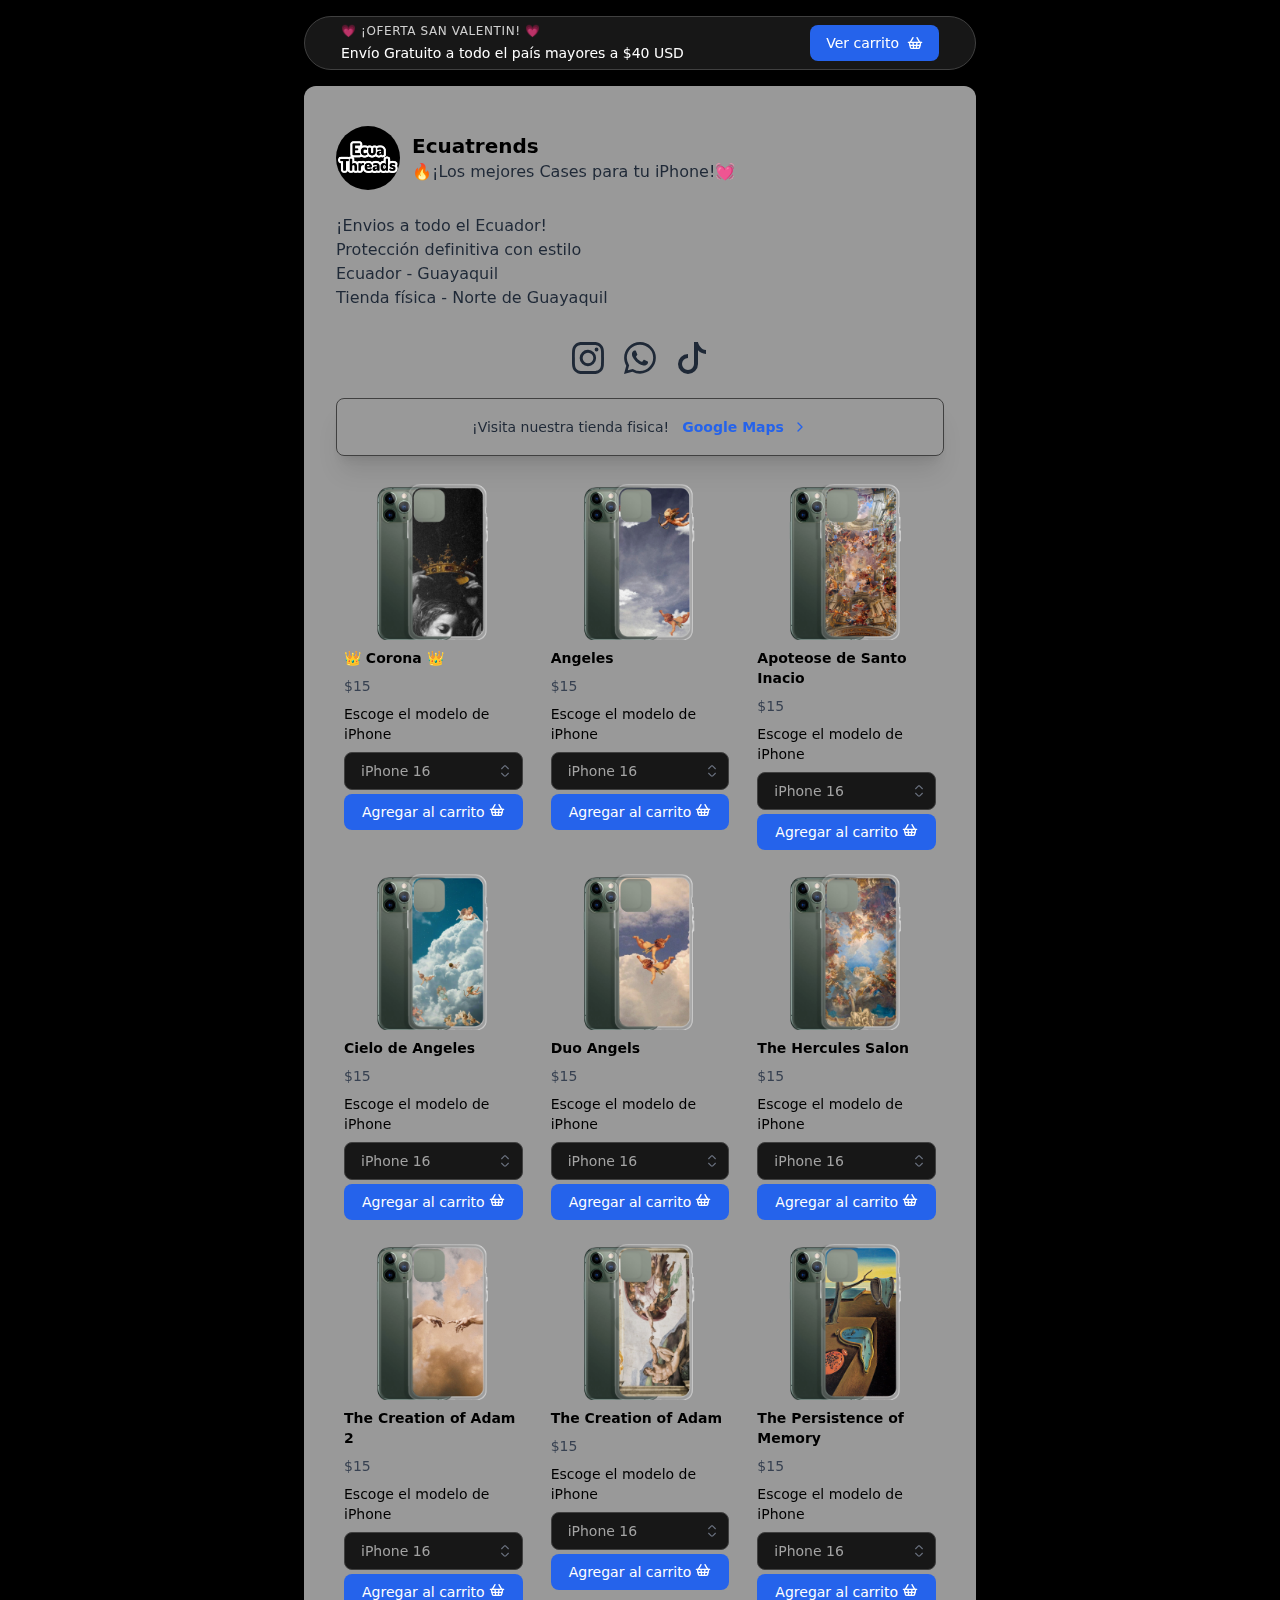
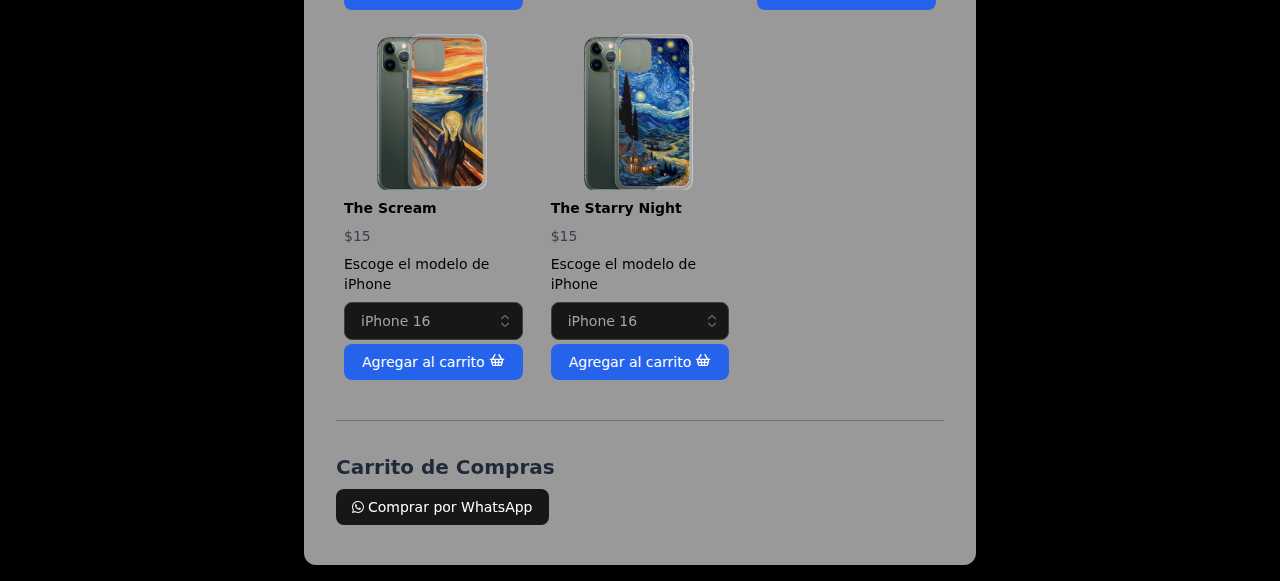
<file: ecua.html>
<!DOCTYPE html>
<html lang="es">
<head>
  <meta charset="UTF-8">
  <meta name="viewport" content="width=device-width, initial-scale=1.0">
  <title>Carrito de Productos</title>
  <link rel="stylesheet" href="./Sweetie_files/main.min.css">
  <style>
    .cart { margin-top: 20px; }
    button { padding: 10px; background-color: #4CAF50; color: white; border: none; cursor: pointer; }
    button:hover { background-color: #45a049; }
  </style>
</head>





<body style="background: black;">


   <!-- Announcement Banner -->

   <div class="sticky top-0 inset-x-0 flex flex-wrap md:justify-start md:flex-nowrap z-50 w-full text-sm">
     <!-- Grid -->
     <div class="grid grid-flow-col justify-end md:grid-cols-2 md:justify-between md:items-center gap-2 mt-4 relative max-w-2xl w-full border border-gray-200 rounded-[2rem] mx-5 py-2.5 md:flex md:items-center md:justify-between md:py-0 md:px-4 md:mx-auto bg-neutral-900 border-neutral-700">
       <div class="text-center md:text-start">
         <p class="px-4 md:px-5 text-xs text-white/80 uppercase tracking-wider">
            💗 ¡Oferta San Valentin! 💗
         </p>
         <p class="px-4 md:px-5 mt-1 text-white font-medium">
            Envío Gratuito a todo el país mayores a $40 USD 
         </p>
       </div>
       <!-- End Col -->
 
       <div class="text-center md:text-start md:flex md:justify-end md:items-center">
         <button type="button"  onclick="document.getElementById('carrito').scrollIntoView({ behavior: 'smooth' })" class="py-2 m-2 mx-5 px-4 inline-flex items-center gap-x-2 text-sm font-medium rounded-lg border border-transparent bg-blue-600 text-white hover:bg-blue-700 focus:outline-none focus:bg-blue-700 disabled:opacity-50 disabled:pointer-events-none">
            Ver carrito
            <svg class="shrink-0 size-4" xmlns="http://www.w3.org/2000/svg" width="24" height="24" viewBox="0 0 24 24" fill="none" stroke="currentColor" stroke-width="2" stroke-linecap="round" stroke-linejoin="round">
               <path d="m5 11 4-7"></path>
               <path d="m19 11-4-7"></path>
               <path d="M2 11h20"></path>
               <path d="m3.5 11 1.6 7.4a2 2 0 0 0 2 1.6h9.8c.9 0 1.8-.7 2-1.6l1.7-7.4"></path>
               <path d="m9 11 1 9"></path>
               <path d="M4.5 15.5h15"></path>
               <path d="m15 11-1 9"></path>
            </svg>
         </button>
       </div>
       <!-- End Col -->
     </div>
     <!-- End Grid -->
   </div>



  <div class="mt-4 mb-4 mx-5">
    <div class="backdrop-blur-lg bg-white/60 shadow-xl rounded-xl border-gray-200 max-w-2xl mx-auto pt-10 pb-10 md:pt-10 px-4 sm:px-6 lg:px-8">
      <!-- Profile -->
      <div class="flex items-center gap-x-3">
        <div class="shrink-0">
           <img class="shrink-0 size-16 rounded-full" src="./Sweetie_files/digital marketing logo abstract gradient (500 x 100 px) (500 x 500 px) (1).png" alt="Avatar">
        </div>
        <div class="grow">
           <h1 class="text-xl font-bold text-black ">
              Ecuatrends
           </h1>
           <p class="text-base text-gray-800">
              🔥¡Los mejores Cases para tu iPhone!💓 
           </p>
        </div>
     </div>
     <!-- End Profile -->
      <!-- About -->
      <div class="mt-6">
        <p class="text-base text-gray-800">
           ¡Envios a todo el Ecuador!<br>Protección definitiva con estilo<br>Ecuador - Guayaquil<br>Tienda física - Norte de Guayaquil
        </p>
        <div class="flex justify-center mt-6 space-x-1">
           <a class="inline-flex justify-center items-center size-12 text-sm font-semibold rounded-lg  text-gray-800 hover:bg-gray-100 focus:outline-none focus:bg-gray-100 disabled:opacity-50 disabled:pointer-events-none" href="https://www.instagram.com/sweetiecuddle_shop/" target="_parent">
              <svg class="shrink-0 size-8" xmlns="http://www.w3.org/2000/svg" width="16" height="16" fill="currentColor" viewBox="0 0 16 16">
                 <path d="M8 0C5.829 0 5.556.01 4.703.048 3.85.088 3.269.222 2.76.42a3.9 3.9 0 0 0-1.417.923A3.9 3.9 0 0 0 .42 2.76C.222 3.268.087 3.85.048 4.7.01 5.555 0 5.827 0 8.001c0 2.172.01 2.444.048 3.297.04.852.174 1.433.372 1.942.205.526.478.972.923 1.417.444.445.89.719 1.416.923.51.198 1.09.333 1.942.372C5.555 15.99 5.827 16 8 16s2.444-.01 3.298-.048c.851-.04 1.434-.174 1.943-.372a3.9 3.9 0 0 0 1.416-.923c.445-.445.718-.891.923-1.417.197-.509.332-1.09.372-1.942C15.99 10.445 16 10.173 16 8s-.01-2.445-.048-3.299c-.04-.851-.175-1.433-.372-1.941a3.9 3.9 0 0 0-.923-1.417A3.9 3.9 0 0 0 13.24.42c-.51-.198-1.092-.333-1.943-.372C10.443.01 10.172 0 7.998 0zm-.717 1.442h.718c2.136 0 2.389.007 3.232.046.78.035 1.204.166 1.486.275.373.145.64.319.92.599s.453.546.598.92c.11.281.24.705.275 1.485.039.843.047 1.096.047 3.231s-.008 2.389-.047 3.232c-.035.78-.166 1.203-.275 1.485a2.5 2.5 0 0 1-.599.919c-.28.28-.546.453-.92.598-.28.11-.704.24-1.485.276-.843.038-1.096.047-3.232.047s-2.39-.009-3.233-.047c-.78-.036-1.203-.166-1.485-.276a2.5 2.5 0 0 1-.92-.598 2.5 2.5 0 0 1-.6-.92c-.109-.281-.24-.705-.275-1.485-.038-.843-.046-1.096-.046-3.233s.008-2.388.046-3.231c.036-.78.166-1.204.276-1.486.145-.373.319-.64.599-.92s.546-.453.92-.598c.282-.11.705-.24 1.485-.276.738-.034 1.024-.044 2.515-.045zm4.988 1.328a.96.96 0 1 0 0 1.92.96.96 0 0 0 0-1.92m-4.27 1.122a4.109 4.109 0 1 0 0 8.217 4.109 4.109 0 0 0 0-8.217m0 1.441a2.667 2.667 0 1 1 0 5.334 2.667 2.667 0 0 1 0-5.334"></path>
              </svg>
           </a>
           <a class="inline-flex justify-center items-center size-12 text-sm font-semibold rounded-lg  text-gray-800 hover:bg-gray-100 focus:outline-none focus:bg-gray-100 disabled:opacity-50 disabled:pointer-events-none" href="https://api.whatsapp.com/send?phone=5930995972586" target="_parent">
              <svg class="shrink-0 size-8" xmlns="http://www.w3.org/2000/svg" width="16" height="16" fill="currentColor" viewBox="0 0 16 16">
                 <path d="M13.601 2.326A7.85 7.85 0 0 0 7.994 0C3.627 0 .068 3.558.064 7.926c0 1.399.366 2.76 1.057 3.965L0 16l4.204-1.102a7.9 7.9 0 0 0 3.79.965h.004c4.368 0 7.926-3.558 7.93-7.93A7.9 7.9 0 0 0 13.6 2.326zM7.994 14.521a6.6 6.6 0 0 1-3.356-.92l-.24-.144-2.494.654.666-2.433-.156-.251a6.56 6.56 0 0 1-1.007-3.505c0-3.626 2.957-6.584 6.591-6.584a6.56 6.56 0 0 1 4.66 1.931 6.56 6.56 0 0 1 1.928 4.66c-.004 3.639-2.961 6.592-6.592 6.592m3.615-4.934c-.197-.099-1.17-.578-1.353-.646-.182-.065-.315-.099-.445.099-.133.197-.513.646-.627.775-.114.133-.232.148-.43.05-.197-.1-.836-.308-1.592-.985-.59-.525-.985-1.175-1.103-1.372-.114-.198-.011-.304.088-.403.087-.088.197-.232.296-.346.1-.114.133-.198.198-.33.065-.134.034-.248-.015-.347-.05-.099-.445-1.076-.612-1.47-.16-.389-.323-.335-.445-.34-.114-.007-.247-.007-.38-.007a.73.73 0 0 0-.529.247c-.182.198-.691.677-.691 1.654s.71 1.916.81 2.049c.098.133 1.394 2.132 3.383 2.992.47.205.84.326 1.129.418.475.152.904.129 1.246.08.38-.058 1.171-.48 1.338-.943.164-.464.164-.86.114-.943-.049-.084-.182-.133-.38-.232"></path>
              </svg>
           </a>
           <a class="inline-flex justify-center items-center size-12 text-sm font-semibold rounded-lg  text-gray-800 hover:bg-gray-100 focus:outline-none focus:bg-gray-100 disabled:opacity-50 disabled:pointer-events-none" href="https://www.tiktok.com/@sweetiecuddle_shop" target="_parent">
              <svg class="shrink-0 size-8" xmlns="http://www.w3.org/2000/svg" width="16" height="16" fill="currentColor" viewBox="0 0 16 16">
                 <path d="M9 0h1.98c.144.715.54 1.617 1.235 2.512C12.895 3.389 13.797 4 15 4v2c-1.753 0-3.07-.814-4-1.829V11a5 5 0 1 1-5-5v2a3 3 0 1 0 3 3z"></path>
              </svg>
           </a>
        </div>
     </div>
     <!-- End About -->

     <!-- Link -->
     <a class="mt-4 shadow-xl border border-neutral-700 group block  focus:outline-none p-4 rounded-lg text-center" href="https://maps.app.goo.gl/kkKaM3xVN3HxEYKC8">
      <div class="max-w-[85rem] px-4 sm:px-6 lg:px-8 mx-auto">
         <p class="me-2 inline-block text-sm text-gray-800 dark:text-neutral-200">
            ¡Visita nuestra tienda fisica! 
         </p>
         <span class="group-hover:underline group-focus:underline decoration-2 inline-flex justify-center items-center gap-x-2 font-semibold text-blue-600 text-sm dark:text-blue-500">
            Google Maps
            <svg class="shrink-0 size-4" xmlns="http://www.w3.org/2000/svg" width="24" height="24" viewBox="0 0 24 24" fill="none" stroke="currentColor" stroke-width="2" stroke-linecap="round" stroke-linejoin="round">
               <path d="m9 18 6-6-6-6"></path>
            </svg>
         </span>
      </div>
   </a>
   <!-- End Link -->
  <div id="products" class="grid grid-cols-2 sm:grid-cols-3 gap-3 mt-6">
    <!-- Productos generados dinámicamente -->
  </div>

  <hr class="border-gray-500 mt-8 mb-8">

  <div id="carrito" class="cart">
    <h2 class="text-xl font-bold text-gray-800">Carrito de Compras</h2>
    <ul id="cart" class="mt-2 mb-2"></ul>
    <button class="rounded-lg gap-x-1 py-2 px-4 inline-flex justify-center items-center bg-neutral-900 text-white hover:bg-green-700" id="checkout" disabled>

      <svg class="shrink-0 size-3" xmlns="http://www.w3.org/2000/svg" width="16" height="16" fill="currentColor" viewBox="0 0 16 16">
         <path d="M13.601 2.326A7.85 7.85 0 0 0 7.994 0C3.627 0 .068 3.558.064 7.926c0 1.399.366 2.76 1.057 3.965L0 16l4.204-1.102a7.9 7.9 0 0 0 3.79.965h.004c4.368 0 7.926-3.558 7.93-7.93A7.9 7.9 0 0 0 13.6 2.326zM7.994 14.521a6.6 6.6 0 0 1-3.356-.92l-.24-.144-2.494.654.666-2.433-.156-.251a6.56 6.56 0 0 1-1.007-3.505c0-3.626 2.957-6.584 6.591-6.584a6.56 6.56 0 0 1 4.66 1.931 6.56 6.56 0 0 1 1.928 4.66c-.004 3.639-2.961 6.592-6.592 6.592m3.615-4.934c-.197-.099-1.17-.578-1.353-.646-.182-.065-.315-.099-.445.099-.133.197-.513.646-.627.775-.114.133-.232.148-.43.05-.197-.1-.836-.308-1.592-.985-.59-.525-.985-1.175-1.103-1.372-.114-.198-.011-.304.088-.403.087-.088.197-.232.296-.346.1-.114.133-.198.198-.33.065-.134.034-.248-.015-.347-.05-.099-.445-1.076-.612-1.47-.16-.389-.323-.335-.445-.34-.114-.007-.247-.007-.38-.007a.73.73 0 0 0-.529.247c-.182.198-.691.677-.691 1.654s.71 1.916.81 2.049c.098.133 1.394 2.132 3.383 2.992.47.205.84.326 1.129.418.475.152.904.129 1.246.08.38-.058 1.171-.48 1.338-.943.164-.464.164-.86.114-.943-.049-.084-.182-.133-.38-.232"></path>
      </svg>
      <span class="text-sm text-white font-medium">Comprar por WhatsApp</span>

    </button>
  </div>
  </div>
  </div>



  


  

  <script>
    // Datos de productos
    const products = [
   

    
  {
    id: 1,
    name: "👑 Corona 👑",
    image: "case/Corona.png",
    options: [
      "iPhone 16", "iPhone 16 Plus", "iPhone 16 Pro", "iPhone 16 Pro Max",
      "iPhone 15", "iPhone 15 Plus", "iPhone 15 Pro", "iPhone 15 Pro Max",
      "iPhone 14", "iPhone 14 Plus", "iPhone 14 Pro", "iPhone 14 Pro Max",
      "iPhone 13", "iPhone 13 Mini", "iPhone 13 Pro", "iPhone 13 Pro Max",
      "iPhone 12", "iPhone 12 Mini", "iPhone 12 Pro", "iPhone 12 Pro Max",
      "iPhone 11", "iPhone 11 Pro", "iPhone 11 Pro Max",
      "iPhone SE (1ª Gen)", "iPhone SE (2ª Gen)", "iPhone SE (3ª Gen)",
      "iPhone XS", "iPhone XS Max", "iPhone XR", "iPhone X",
      "iPhone 8", "iPhone 8 Plus", "iPhone 7", "iPhone 7 Plus"
    ],
    price: 15
  },
  {
    id: 2,
    name: "Angeles",
    image: "case/Angeles.png",
    options: [
      "iPhone 16", "iPhone 16 Plus", "iPhone 16 Pro", "iPhone 16 Pro Max",
      "iPhone 15", "iPhone 15 Plus", "iPhone 15 Pro", "iPhone 15 Pro Max",
      "iPhone 14", "iPhone 14 Plus", "iPhone 14 Pro", "iPhone 14 Pro Max",
      "iPhone 13", "iPhone 13 Mini", "iPhone 13 Pro", "iPhone 13 Pro Max",
      "iPhone 12", "iPhone 12 Mini", "iPhone 12 Pro", "iPhone 12 Pro Max",
      "iPhone 11", "iPhone 11 Pro", "iPhone 11 Pro Max",
      "iPhone SE (1ª Gen)", "iPhone SE (2ª Gen)", "iPhone SE (3ª Gen)",
      "iPhone XS", "iPhone XS Max", "iPhone XR", "iPhone X",
      "iPhone 8", "iPhone 8 Plus", "iPhone 7", "iPhone 7 Plus"
    ],
    price: 15
  },
  {
    id: 3,
    name: "Apoteose de Santo Inacio",
    image: "case/Apoteose de santo inacio.png",
    options: [
      "iPhone 16", "iPhone 16 Plus", "iPhone 16 Pro", "iPhone 16 Pro Max",
      "iPhone 15", "iPhone 15 Plus", "iPhone 15 Pro", "iPhone 15 Pro Max",
      "iPhone 14", "iPhone 14 Plus", "iPhone 14 Pro", "iPhone 14 Pro Max",
      "iPhone 13", "iPhone 13 Mini", "iPhone 13 Pro", "iPhone 13 Pro Max",
      "iPhone 12", "iPhone 12 Mini", "iPhone 12 Pro", "iPhone 12 Pro Max",
      "iPhone 11", "iPhone 11 Pro", "iPhone 11 Pro Max",
      "iPhone SE (1ª Gen)", "iPhone SE (2ª Gen)", "iPhone SE (3ª Gen)",
      "iPhone XS", "iPhone XS Max", "iPhone XR", "iPhone X",
      "iPhone 8", "iPhone 8 Plus", "iPhone 7", "iPhone 7 Plus"
    ],
    price: 15
  },
  {
    id: 4,
    name: "Cielo de Angeles",
    image: "case/Cielo de Angeles.png",
    options: [
      "iPhone 16", "iPhone 16 Plus", "iPhone 16 Pro", "iPhone 16 Pro Max",
      "iPhone 15", "iPhone 15 Plus", "iPhone 15 Pro", "iPhone 15 Pro Max",
      "iPhone 14", "iPhone 14 Plus", "iPhone 14 Pro", "iPhone 14 Pro Max",
      "iPhone 13", "iPhone 13 Mini", "iPhone 13 Pro", "iPhone 13 Pro Max",
      "iPhone 12", "iPhone 12 Mini", "iPhone 12 Pro", "iPhone 12 Pro Max",
      "iPhone 11", "iPhone 11 Pro", "iPhone 11 Pro Max",
      "iPhone SE (1ª Gen)", "iPhone SE (2ª Gen)", "iPhone SE (3ª Gen)",
      "iPhone XS", "iPhone XS Max", "iPhone XR", "iPhone X",
      "iPhone 8", "iPhone 8 Plus", "iPhone 7", "iPhone 7 Plus"
    ],
    price: 15
  },
  {
    id: 5,
    name: "Duo Angels",
    image: "case/Duo Angels.png",
    options: [
      "iPhone 16", "iPhone 16 Plus", "iPhone 16 Pro", "iPhone 16 Pro Max",
      "iPhone 15", "iPhone 15 Plus", "iPhone 15 Pro", "iPhone 15 Pro Max",
      "iPhone 14", "iPhone 14 Plus", "iPhone 14 Pro", "iPhone 14 Pro Max",
      "iPhone 13", "iPhone 13 Mini", "iPhone 13 Pro", "iPhone 13 Pro Max",
      "iPhone 12", "iPhone 12 Mini", "iPhone 12 Pro", "iPhone 12 Pro Max",
      "iPhone 11", "iPhone 11 Pro", "iPhone 11 Pro Max",
      "iPhone SE (1ª Gen)", "iPhone SE (2ª Gen)", "iPhone SE (3ª Gen)",
      "iPhone XS", "iPhone XS Max", "iPhone XR", "iPhone X",
      "iPhone 8", "iPhone 8 Plus", "iPhone 7", "iPhone 7 Plus"
    ],
    price: 15
  },
  {
    id: 6,
    name: "The Hercules Salon",
    image: "case/The ceiling of The Hercules Salon.png",
    options: [
      "iPhone 16", "iPhone 16 Plus", "iPhone 16 Pro", "iPhone 16 Pro Max",
      "iPhone 15", "iPhone 15 Plus", "iPhone 15 Pro", "iPhone 15 Pro Max",
      "iPhone 14", "iPhone 14 Plus", "iPhone 14 Pro", "iPhone 14 Pro Max",
      "iPhone 13", "iPhone 13 Mini", "iPhone 13 Pro", "iPhone 13 Pro Max",
      "iPhone 12", "iPhone 12 Mini", "iPhone 12 Pro", "iPhone 12 Pro Max",
      "iPhone 11", "iPhone 11 Pro", "iPhone 11 Pro Max",
      "iPhone SE (1ª Gen)", "iPhone SE (2ª Gen)", "iPhone SE (3ª Gen)",
      "iPhone XS", "iPhone XS Max", "iPhone XR", "iPhone X",
      "iPhone 8", "iPhone 8 Plus", "iPhone 7", "iPhone 7 Plus"
    ],
    price: 15
  },
  {
    id: 7,
    name: "The Creation of Adam 2",
    image: "case/The Creation of Adam 2.png",
    options: [
      "iPhone 16", "iPhone 16 Plus", "iPhone 16 Pro", "iPhone 16 Pro Max",
      "iPhone 15", "iPhone 15 Plus", "iPhone 15 Pro", "iPhone 15 Pro Max",
      "iPhone 14", "iPhone 14 Plus", "iPhone 14 Pro", "iPhone 14 Pro Max",
      "iPhone 13", "iPhone 13 Mini", "iPhone 13 Pro", "iPhone 13 Pro Max",
      "iPhone 12", "iPhone 12 Mini", "iPhone 12 Pro", "iPhone 12 Pro Max",
      "iPhone 11", "iPhone 11 Pro", "iPhone 11 Pro Max",
      "iPhone SE (1ª Gen)", "iPhone SE (2ª Gen)", "iPhone SE (3ª Gen)",
      "iPhone XS", "iPhone XS Max", "iPhone XR", "iPhone X",
      "iPhone 8", "iPhone 8 Plus", "iPhone 7", "iPhone 7 Plus"
    ],
    price: 15
  },
  {
    id: 8,
    name: "The Creation of Adam",
    image: "case/The Creation of Adam.png",
    options: [
      "iPhone 16", "iPhone 16 Plus", "iPhone 16 Pro", "iPhone 16 Pro Max",
      "iPhone 15", "iPhone 15 Plus", "iPhone 15 Pro", "iPhone 15 Pro Max",
      "iPhone 14", "iPhone 14 Plus", "iPhone 14 Pro", "iPhone 14 Pro Max",
      "iPhone 13", "iPhone 13 Mini", "iPhone 13 Pro", "iPhone 13 Pro Max",
      "iPhone 12", "iPhone 12 Mini", "iPhone 12 Pro", "iPhone 12 Pro Max",
      "iPhone 11", "iPhone 11 Pro", "iPhone 11 Pro Max",
      "iPhone SE (1ª Gen)", "iPhone SE (2ª Gen)", "iPhone SE (3ª Gen)",
      "iPhone XS", "iPhone XS Max", "iPhone XR", "iPhone X",
      "iPhone 8", "iPhone 8 Plus", "iPhone 7", "iPhone 7 Plus"
    ],
    price: 15
  },
  {
    id: 9,
    name: "The Persistence of Memory",
    image: "case/The Persistence of Memory.png",
    options: [
      "iPhone 16", "iPhone 16 Plus", "iPhone 16 Pro", "iPhone 16 Pro Max",
      "iPhone 15", "iPhone 15 Plus", "iPhone 15 Pro", "iPhone 15 Pro Max",
      "iPhone 14", "iPhone 14 Plus", "iPhone 14 Pro", "iPhone 14 Pro Max",
      "iPhone 13", "iPhone 13 Mini", "iPhone 13 Pro", "iPhone 13 Pro Max",
      "iPhone 12", "iPhone 12 Mini", "iPhone 12 Pro", "iPhone 12 Pro Max",
      "iPhone 11", "iPhone 11 Pro", "iPhone 11 Pro Max",
      "iPhone SE (1ª Gen)", "iPhone SE (2ª Gen)", "iPhone SE (3ª Gen)",
      "iPhone XS", "iPhone XS Max", "iPhone XR", "iPhone X",
      "iPhone 8", "iPhone 8 Plus", "iPhone 7", "iPhone 7 Plus"
    ],
    price: 15
  },
  {
    id: 10,
    name: "The Scream",
    image: "case/The Scream.png",
    options: [
      "iPhone 16", "iPhone 16 Plus", "iPhone 16 Pro", "iPhone 16 Pro Max",
      "iPhone 15", "iPhone 15 Plus", "iPhone 15 Pro", "iPhone 15 Pro Max",
      "iPhone 14", "iPhone 14 Plus", "iPhone 14 Pro", "iPhone 14 Pro Max",
      "iPhone 13", "iPhone 13 Mini", "iPhone 13 Pro", "iPhone 13 Pro Max",
      "iPhone 12", "iPhone 12 Mini", "iPhone 12 Pro", "iPhone 12 Pro Max",
      "iPhone 11", "iPhone 11 Pro", "iPhone 11 Pro Max",
      "iPhone SE (1ª Gen)", "iPhone SE (2ª Gen)", "iPhone SE (3ª Gen)",
      "iPhone XS", "iPhone XS Max", "iPhone XR", "iPhone X",
      "iPhone 8", "iPhone 8 Plus", "iPhone 7", "iPhone 7 Plus"
    ],
    price: 15
  },
  {
    id: 11,
    name: "The Starry Night",
    image: "case/The Starry Night.png",
    options: [
      "iPhone 16", "iPhone 16 Plus", "iPhone 16 Pro", "iPhone 16 Pro Max",
      "iPhone 15", "iPhone 15 Plus", "iPhone 15 Pro", "iPhone 15 Pro Max",
      "iPhone 14", "iPhone 14 Plus", "iPhone 14 Pro", "iPhone 14 Pro Max",
      "iPhone 13", "iPhone 13 Mini", "iPhone 13 Pro", "iPhone 13 Pro Max",
      "iPhone 12", "iPhone 12 Mini", "iPhone 12 Pro", "iPhone 12 Pro Max",
      "iPhone 11", "iPhone 11 Pro", "iPhone 11 Pro Max",
      "iPhone SE (1ª Gen)", "iPhone SE (2ª Gen)", "iPhone SE (3ª Gen)",
      "iPhone XS", "iPhone XS Max", "iPhone XR", "iPhone X",
      "iPhone 8", "iPhone 8 Plus", "iPhone 7", "iPhone 7 Plus"
    ],
    price: 15
  }



    ];

    const cart = []; // Array para almacenar el carrito

    // Renderizar productos
    const productContainer = document.getElementById("products");
    products.forEach(product => {
      const div = document.createElement("div");
      div.classList.add("product");

      div.innerHTML = `   
        <a class="group block relative overflow-hidden rounded-lg">
                        <img class="w-full size-40 object-cover  rounded-lg" src="${product.image}" alt="Project">
                        <div class="p-2 text-sm">
                           <h3 class="font-bold">${product.name}</h3>
                           <p class="text-gray-700 mt-2">$${product.price}</p>
                           <label for="hs-select-label option-${product.id}" class="mt-2 block text-sm font-medium mb-2">Escoge el modelo de iPhone</label>
                           <select id="option-${product.id}" hs-select-label" class="px-4 pe-9 block w-full  border-gray-200 rounded-lg text-sm focus:border-blue-500 focus:ring-blue-500 disabled:opacity-50 disabled:pointer-events-none bg-neutral-900 border-neutral-700 text-neutral-400 placeholder-neutral-500 focus:ring-neutral-600">
                              ${product.options.map(option => `<option value="${option}">${option}</option>`).join("")}
                           </select>
                           <button onclick="addToCart(${product.id})" type="button" class="mt-1 py-2 px-2 w-full inline-flex justify-center gap-x-1 text-sm font-medium rounded-lg border border-transparent bg-blue-600 text-white hover:bg-blue-700 focus:outline-none focus:bg-blue-700 disabled:opacity-50 disabled:pointer-events-none">
                              Agregar al carrito
                              <svg class="shrink-0 size-4" xmlns="http://www.w3.org/2000/svg" width="24" height="24" viewBox="0 0 24 24" fill="none" stroke="currentColor" stroke-width="2" stroke-linecap="round" stroke-linejoin="round">
                                 <path d="m5 11 4-7"></path>
                                 <path d="m19 11-4-7"></path>
                                 <path d="M2 11h20"></path>
                                 <path d="m3.5 11 1.6 7.4a2 2 0 0 0 2 1.6h9.8c.9 0 1.8-.7 2-1.6l1.7-7.4"></path>
                                 <path d="m9 11 1 9"></path>
                                 <path d="M4.5 15.5h15"></path>
                                 <path d="m15 11-1 9"></path>
                              </svg>
                           </button>
                        </div>
                     </a>
      
        `

      ;
      productContainer.appendChild(div);
    });

    // Función para agregar productos al carrito
    function addToCart(productId) {
      const product = products.find(p => p.id === productId);
      const option = document.getElementById(`option-${productId}`).value;

      // Agregar al carrito
      cart.push({ name: product.name, option, price: product.price });
      renderCart();
    }

    // Renderizar el carrito
    function renderCart() {
      const cartContainer = document.getElementById("cart");
      cartContainer.innerHTML = "";



      // Limpiar el contenedor primero
cartContainer.innerHTML = '';

// Crear la tabla una sola vez
const table = document.createElement("table");
table.className = "min-w-full divide-y divide-neutral-700";

// Crear encabezado de la tabla
const thead = document.createElement("thead");
thead.innerHTML = `
  <tr>
    <th scope="col" class="px-2 py-3 text-left text-xs font-medium text-gray-800 uppercase">Producto</th>
    <th scope="col" class="px-2 py-3 text-left text-xs font-medium text-gray-800 uppercase">Opción</th>
    <th scope="col" class="px-2 py-3 text-left text-xs font-medium text-gray-800 uppercase">Precio</th>
    <th scope="col" class="px-2 py-3 text-right text-xs font-medium text-gray-800 uppercase">Acciones</th>
  </tr>
`;

// Crear cuerpo de la tabla
const tbody = document.createElement("tbody");
tbody.className = "min-w-full divide-y divide-neutral-700";

// Agregar cada producto como una fila
cart.forEach((item, index) => {
  const tr = document.createElement("tr");
  tr.innerHTML = `
    <td class="px-2 py-4  text-sm font-medium text-gray-800 dark:text-gray-200">${item.name}</td>
    <td class="px-2 py-4  text-sm text-gray-800 dark:text-gray-200">${item.option}</td>
    <td class="px-2 py-4  text-sm text-gray-800 dark:text-gray-200">$${item.price}</td>
    <td class="px-2 py-4  text-right text-sm font-medium">
      <button 
        class="py-2 px-3 inline-flex items-center gap-x-2 text-sm font-semibold rounded-lg border border-transparent bg-red-500 text-white hover:bg-red-600 disabled:opacity-50 disabled:pointer-events-none dark:focus:outline-none dark:focus:ring-1 dark:focus:ring-gray-600"
        onclick="removeFromCart(${index})"
      >
        Eliminar
      </button>
    </td>
  `;
  tbody.appendChild(tr);
});

// Ensamblar la tabla
table.appendChild(thead);
table.appendChild(tbody);
cartContainer.appendChild(table);



      document.getElementById("checkout").disabled = cart.length === 0;
    }

    // Función para eliminar productos del carrito
function removeFromCart(index) {
  cart.splice(index, 1);
  renderCart();
}

    // Generar mensaje para WhatsApp
    document.getElementById("checkout").addEventListener("click", () => {
      const message = cart.map(item => `- ${item.name} (${item.option}): $${item.price}`).join("\n");
      const total = cart.reduce((sum, item) => sum + item.price, 0);

      const finalMessage = `Hola, quiero comprar:\n${message}\n\nTotal: $${total}`;
      const whatsappLink = `https://wa.me/?text=${encodeURIComponent(finalMessage)}`;

      window.open(whatsappLink, "_blank");
    });
  </script>
</body>
</html>
</file>
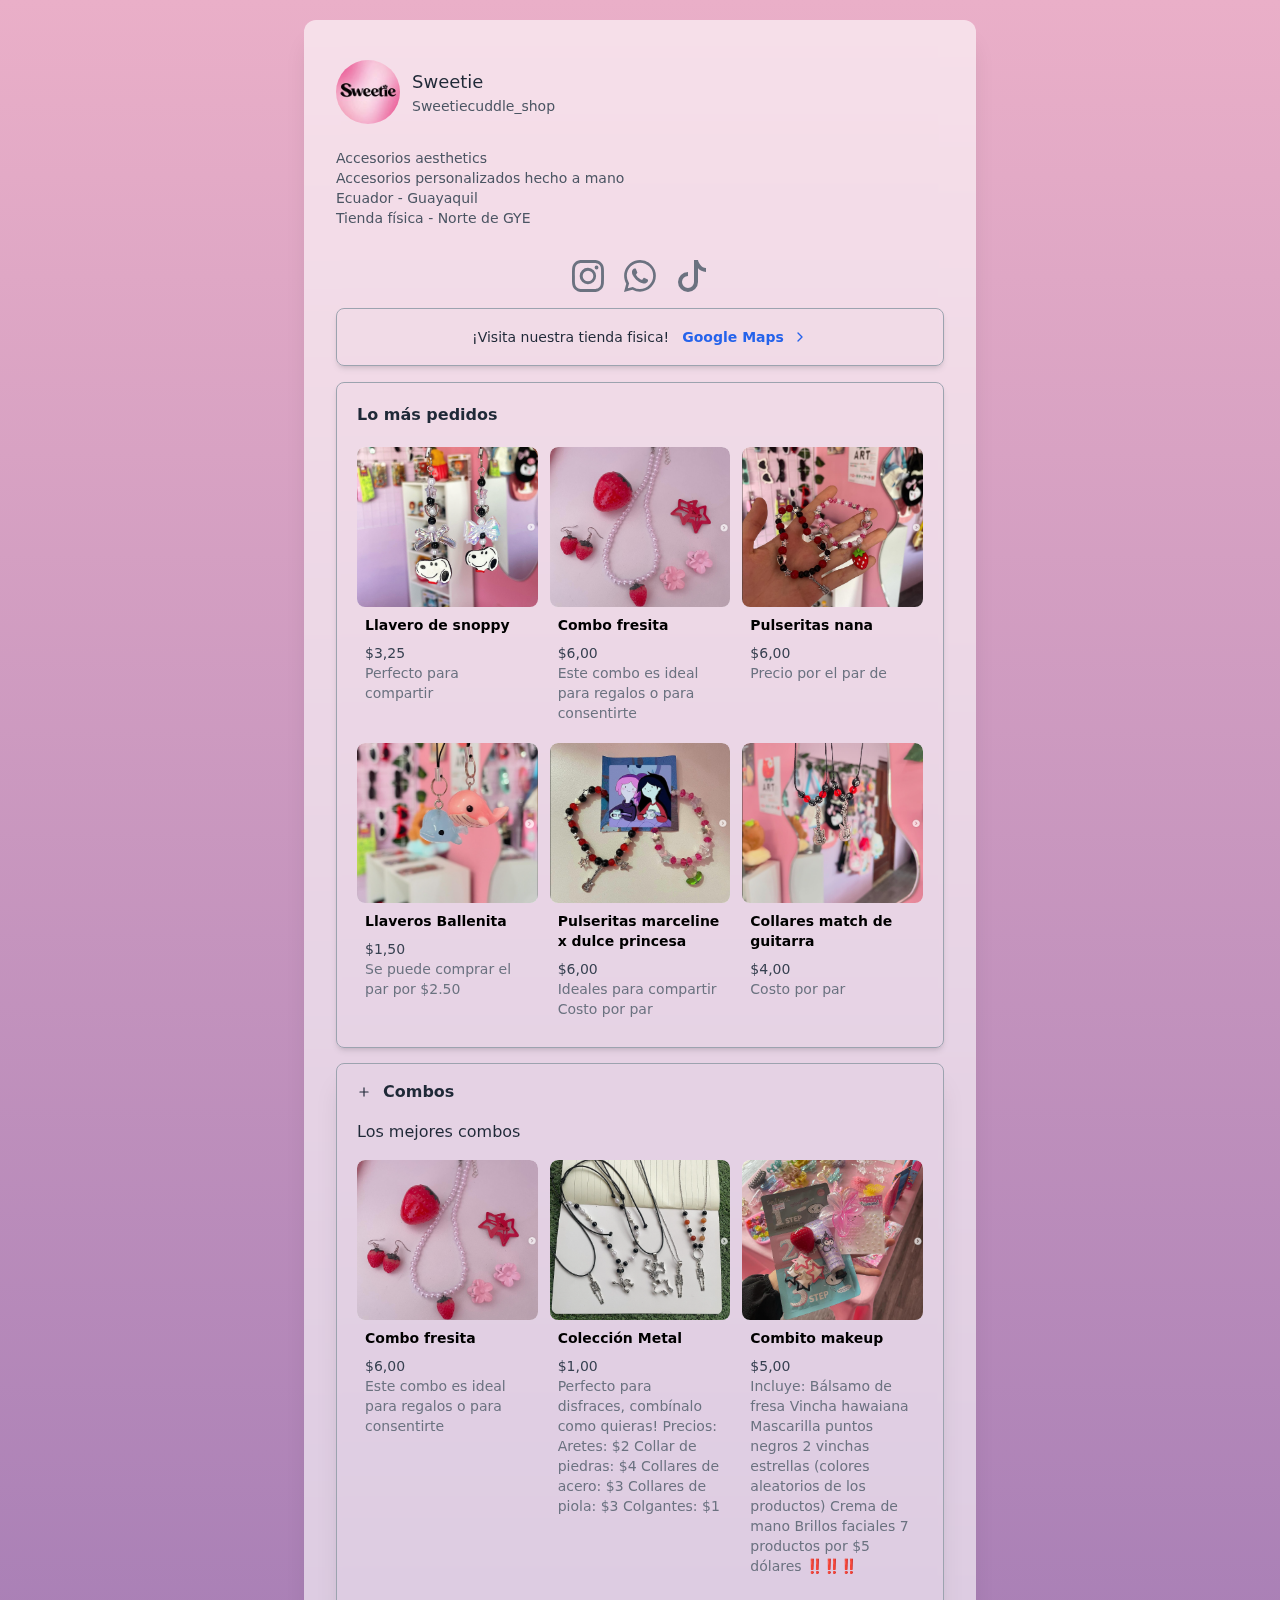
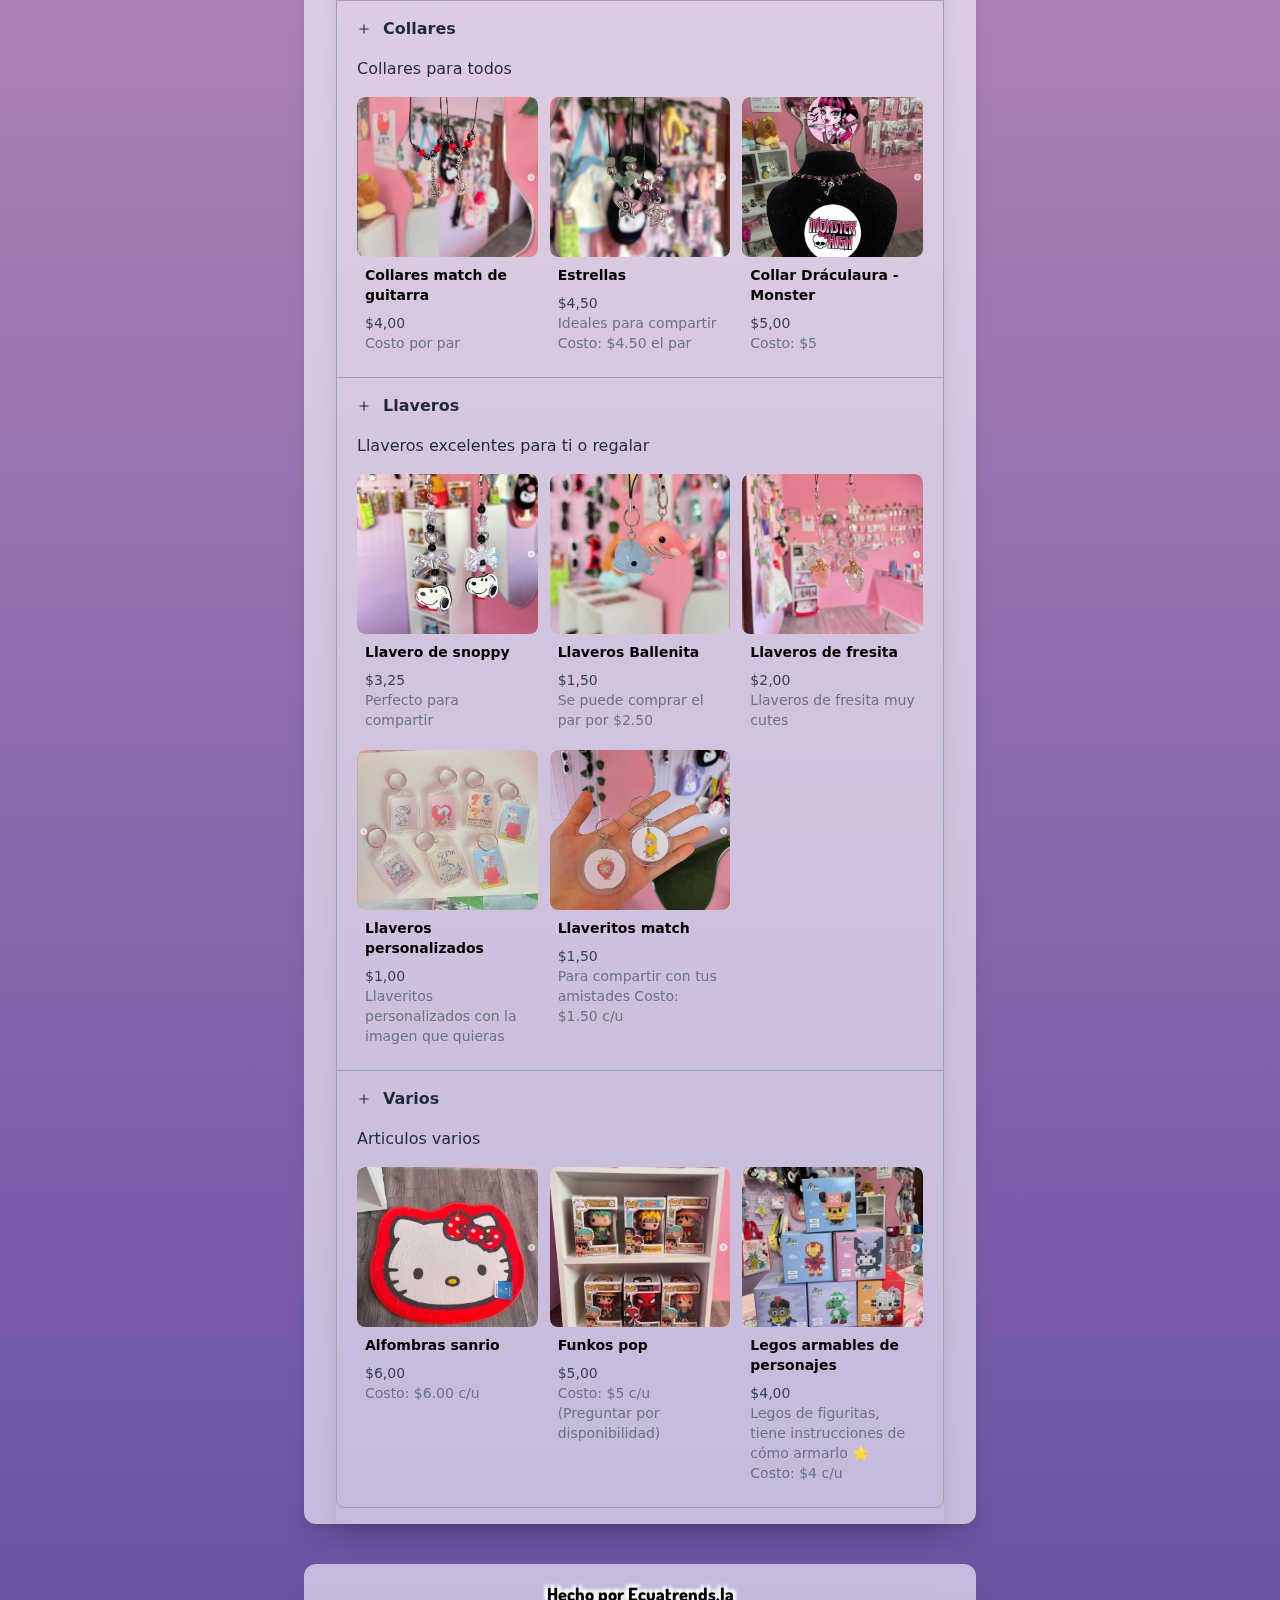
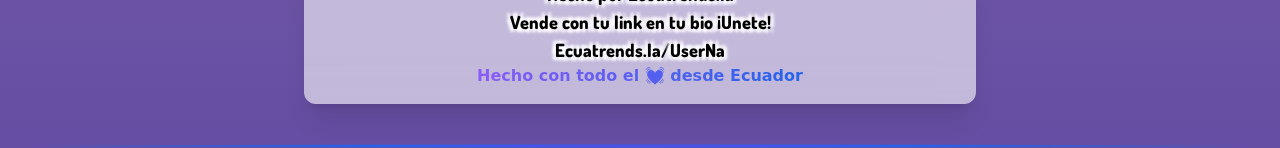
<file: sweetie.html>
<!DOCTYPE html>
<!-- saved from url=(0031)http://127.0.0.1:8000/sweetie/# -->
<html lang="es"><head><meta http-equiv="Content-Type" content="text/html; charset=UTF-8">
      
      <meta name="viewport" content="width=device-width, initial-scale=1.0">
      <link rel="stylesheet" href="./Sweetie_files/main.min.css">
      <link href="https://fonts.googleapis.com/css2?family=Dosis:wght@800&display=swap" rel="stylesheet">
      <title>Sweetie</title>
      <style>
         .custom-gradient-bg {
         background: #654ea3; /* Fallback para navegadores antiguos */
         
         /* Si no hay color final, usar solo el inicio y el intermedio */
         background: -webkit-linear-gradient(to top, #654ea3, #eaafc8); /* Chrome 10-25, Safari 5.1-6 */
         background: linear-gradient(to top, #654ea3, #eaafc8); /* W3C, IE 10+/ Edge, Firefox 16+, Chrome 26+, Opera 12+, Safari 7+ */
         
         }

         .ecuatrends-text {
            font-family: "Dosis", sans-serif;
  font-optical-sizing: auto;
  font-weight: 800;
  font-style: normal;

            color: black; /* Color del texto principal */
            text-align: center;
            text-shadow: 
            -3px -3px 3px white,  
                 3px -3px 3px white,
                -3px  3px 3px white,
                 3px  3px 3px white;

        }
      </style>
   </head>
   <body class="custom-gradient-bg">
      <main id="content custom-gradient-bg">
         <div class="mt-5 mx-5">
            <div class="backdrop-blur-lg bg-white/60 shadow-xl rounded-xl border-gray-200 max-w-2xl mx-auto pt-10 md:pt-10 px-4 sm:px-6 lg:px-8">
               <!-- Profile -->
               <div class="flex items-center gap-x-3">
                  <div class="shrink-0">
                     <img class="shrink-0 size-16 rounded-full" src="./Sweetie_files/logo_ADCeVlE.jpg" alt="Avatar">
                  </div>
                  <div class="grow">
                     <h1 class="text-lg font-medium text-gray-800 dark:text-neutral-200">
                        Sweetie
                     </h1>
                     <p class="text-sm text-gray-600 dark:text-neutral-400">
                        Sweetiecuddle_shop
                     </p>
                  </div>
               </div>
               <!-- End Profile -->
               <!-- About -->
               <div class="mt-6">
                  <p class="text-sm text-gray-600 dark:text-neutral-400">
                     Accesorios aesthetics<br>Accesorios personalizados hecho a mano <br>Ecuador - Guayaquil<br>Tienda física - Norte de GYE
                  </p>
                  <div class="flex justify-center mt-6 space-x-1">
                     
                     
                     <a class="inline-flex justify-center items-center size-12 text-sm font-semibold rounded-lg  text-gray-500 hover:bg-gray-100 focus:outline-none focus:bg-gray-100 disabled:opacity-50 disabled:pointer-events-none dark:text-neutral-400 dark:border-neutral-700 dark:hover:bg-neutral-700 dark:focus:bg-neutral-700" href="https://www.instagram.com/sweetiecuddle_shop/" target="_parent">
                     <svg class="shrink-0 size-8" xmlns="http://www.w3.org/2000/svg" width="16" height="16" fill="currentColor" viewBox="0 0 16 16">
                           <path d="M8 0C5.829 0 5.556.01 4.703.048 3.85.088 3.269.222 2.76.42a3.9 3.9 0 0 0-1.417.923A3.9 3.9 0 0 0 .42 2.76C.222 3.268.087 3.85.048 4.7.01 5.555 0 5.827 0 8.001c0 2.172.01 2.444.048 3.297.04.852.174 1.433.372 1.942.205.526.478.972.923 1.417.444.445.89.719 1.416.923.51.198 1.09.333 1.942.372C5.555 15.99 5.827 16 8 16s2.444-.01 3.298-.048c.851-.04 1.434-.174 1.943-.372a3.9 3.9 0 0 0 1.416-.923c.445-.445.718-.891.923-1.417.197-.509.332-1.09.372-1.942C15.99 10.445 16 10.173 16 8s-.01-2.445-.048-3.299c-.04-.851-.175-1.433-.372-1.941a3.9 3.9 0 0 0-.923-1.417A3.9 3.9 0 0 0 13.24.42c-.51-.198-1.092-.333-1.943-.372C10.443.01 10.172 0 7.998 0zm-.717 1.442h.718c2.136 0 2.389.007 3.232.046.78.035 1.204.166 1.486.275.373.145.64.319.92.599s.453.546.598.92c.11.281.24.705.275 1.485.039.843.047 1.096.047 3.231s-.008 2.389-.047 3.232c-.035.78-.166 1.203-.275 1.485a2.5 2.5 0 0 1-.599.919c-.28.28-.546.453-.92.598-.28.11-.704.24-1.485.276-.843.038-1.096.047-3.232.047s-2.39-.009-3.233-.047c-.78-.036-1.203-.166-1.485-.276a2.5 2.5 0 0 1-.92-.598 2.5 2.5 0 0 1-.6-.92c-.109-.281-.24-.705-.275-1.485-.038-.843-.046-1.096-.046-3.233s.008-2.388.046-3.231c.036-.78.166-1.204.276-1.486.145-.373.319-.64.599-.92s.546-.453.92-.598c.282-.11.705-.24 1.485-.276.738-.034 1.024-.044 2.515-.045zm4.988 1.328a.96.96 0 1 0 0 1.92.96.96 0 0 0 0-1.92m-4.27 1.122a4.109 4.109 0 1 0 0 8.217 4.109 4.109 0 0 0 0-8.217m0 1.441a2.667 2.667 0 1 1 0 5.334 2.667 2.667 0 0 1 0-5.334"></path>
                        </svg>
                     </a>
                     
                     
                     
                     <a class="inline-flex justify-center items-center size-12 text-sm font-semibold rounded-lg  text-gray-500 hover:bg-gray-100 focus:outline-none focus:bg-gray-100 disabled:opacity-50 disabled:pointer-events-none dark:text-neutral-400 dark:border-neutral-700 dark:hover:bg-neutral-700 dark:focus:bg-neutral-700" href="https://api.whatsapp.com/send?phone=5930995972586" target="_parent">
                     <svg class="shrink-0 size-8" xmlns="http://www.w3.org/2000/svg" width="16" height="16" fill="currentColor" viewBox="0 0 16 16">
  <path d="M13.601 2.326A7.85 7.85 0 0 0 7.994 0C3.627 0 .068 3.558.064 7.926c0 1.399.366 2.76 1.057 3.965L0 16l4.204-1.102a7.9 7.9 0 0 0 3.79.965h.004c4.368 0 7.926-3.558 7.93-7.93A7.9 7.9 0 0 0 13.6 2.326zM7.994 14.521a6.6 6.6 0 0 1-3.356-.92l-.24-.144-2.494.654.666-2.433-.156-.251a6.56 6.56 0 0 1-1.007-3.505c0-3.626 2.957-6.584 6.591-6.584a6.56 6.56 0 0 1 4.66 1.931 6.56 6.56 0 0 1 1.928 4.66c-.004 3.639-2.961 6.592-6.592 6.592m3.615-4.934c-.197-.099-1.17-.578-1.353-.646-.182-.065-.315-.099-.445.099-.133.197-.513.646-.627.775-.114.133-.232.148-.43.05-.197-.1-.836-.308-1.592-.985-.59-.525-.985-1.175-1.103-1.372-.114-.198-.011-.304.088-.403.087-.088.197-.232.296-.346.1-.114.133-.198.198-.33.065-.134.034-.248-.015-.347-.05-.099-.445-1.076-.612-1.47-.16-.389-.323-.335-.445-.34-.114-.007-.247-.007-.38-.007a.73.73 0 0 0-.529.247c-.182.198-.691.677-.691 1.654s.71 1.916.81 2.049c.098.133 1.394 2.132 3.383 2.992.47.205.84.326 1.129.418.475.152.904.129 1.246.08.38-.058 1.171-.48 1.338-.943.164-.464.164-.86.114-.943-.049-.084-.182-.133-.38-.232"></path>
</svg>
                     </a>
                     
                     
                     
                     <a class="inline-flex justify-center items-center size-12 text-sm font-semibold rounded-lg  text-gray-500 hover:bg-gray-100 focus:outline-none focus:bg-gray-100 disabled:opacity-50 disabled:pointer-events-none dark:text-neutral-400 dark:border-neutral-700 dark:hover:bg-neutral-700 dark:focus:bg-neutral-700" href="https://www.tiktok.com/@sweetiecuddle_shop" target="_parent">
                     <svg class="shrink-0 size-8" xmlns="http://www.w3.org/2000/svg" width="16" height="16" fill="currentColor" viewBox="0 0 16 16">
  <path d="M9 0h1.98c.144.715.54 1.617 1.235 2.512C12.895 3.389 13.797 4 15 4v2c-1.753 0-3.07-.814-4-1.829V11a5 5 0 1 1-5-5v2a3 3 0 1 0 3 3z"></path>
</svg>
                     </a>
                     
                     
                  </div>
               </div>
               <!-- End About -->
               <!-- Link -->
               
               <a class="mt-2 shadow-md border border-gray-400 group block hover:bg-gray-200 focus:outline-none focus:bg-gray-200 p-4 rounded-lg text-center transition duration-300" href="https://maps.app.goo.gl/kkKaM3xVN3HxEYKC8">
                  <div class="max-w-[85rem] px-4 sm:px-6 lg:px-8 mx-auto">
                     <p class="me-2 inline-block text-sm text-gray-800 dark:text-neutral-200">
                        ¡Visita nuestra tienda fisica! 
                     </p>
                     <span class="group-hover:underline group-focus:underline decoration-2 inline-flex justify-center items-center gap-x-2 font-semibold text-blue-600 text-sm dark:text-blue-500">
                        Google Maps
                        
                        <svg class="shrink-0 size-4" xmlns="http://www.w3.org/2000/svg" width="24" height="24" viewBox="0 0 24 24" fill="none" stroke="currentColor" stroke-width="2" stroke-linecap="round" stroke-linejoin="round">
                           <path d="m9 18 6-6-6-6"></path>
                        </svg>
                        
                     </span>
                  </div>
               </a>
               
               <!-- End Link -->
               <!-- Top más vendido -->
               
               
               <div class="mt-4 rounded-lg shadow-md border border-gray-400 p-5">
                  
                  <h2 class="mb-5 font-semibold text-gray-800 dark:text-neutral-200">
                     Lo más pedidos
                  </h2>
                  <!-- Image Grid -->
                  <div class="grid grid-cols-2 sm:grid-cols-3 gap-3">
                     
                     
                     <a class="group block relative overflow-hidden rounded-lg" href="https://wa.me/593995972586?text=%C2%A1Hola!%20Quisiera%20m%C3%A1s%20informaci%C3%B3n%20del%20producto%20*Llavero%20de%20snoppy*">
                        <img class="w-full size-40 object-cover bg-gray-100 rounded-lg dark:bg-neutral-800" src="./Sweetie_files/Snoopy.png" alt="Project">
                        <div class="absolute bottom-1 end-1 opacity-0 group-hover:opacity-100 transition">
                           <div class="flex items-center gap-x-1 py-1 px-2 bg-white border border-gray-200 text-gray-800 rounded-lg dark:bg-neutral-900 dark:border-neutral-700 dark:text-neutral-200">
                              <svg class="shrink-0 size-3" xmlns="http://www.w3.org/2000/svg" width="16" height="16" fill="currentColor" viewBox="0 0 16 16">
                                 <path d="M13.601 2.326A7.85 7.85 0 0 0 7.994 0C3.627 0 .068 3.558.064 7.926c0 1.399.366 2.76 1.057 3.965L0 16l4.204-1.102a7.9 7.9 0 0 0 3.79.965h.004c4.368 0 7.926-3.558 7.93-7.93A7.9 7.9 0 0 0 13.6 2.326zM7.994 14.521a6.6 6.6 0 0 1-3.356-.92l-.24-.144-2.494.654.666-2.433-.156-.251a6.56 6.56 0 0 1-1.007-3.505c0-3.626 2.957-6.584 6.591-6.584a6.56 6.56 0 0 1 4.66 1.931 6.56 6.56 0 0 1 1.928 4.66c-.004 3.639-2.961 6.592-6.592 6.592m3.615-4.934c-.197-.099-1.17-.578-1.353-.646-.182-.065-.315-.099-.445.099-.133.197-.513.646-.627.775-.114.133-.232.148-.43.05-.197-.1-.836-.308-1.592-.985-.59-.525-.985-1.175-1.103-1.372-.114-.198-.011-.304.088-.403.087-.088.197-.232.296-.346.1-.114.133-.198.198-.33.065-.134.034-.248-.015-.347-.05-.099-.445-1.076-.612-1.47-.16-.389-.323-.335-.445-.34-.114-.007-.247-.007-.38-.007a.73.73 0 0 0-.529.247c-.182.198-.691.677-.691 1.654s.71 1.916.81 2.049c.098.133 1.394 2.132 3.383 2.992.47.205.84.326 1.129.418.475.152.904.129 1.246.08.38-.058 1.171-.48 1.338-.943.164-.464.164-.86.114-.943-.049-.084-.182-.133-.38-.232"></path>
                              </svg>
                              <span class="text-xs">Comprar por WhatsApp</span>
                           </div>
                        </div>
                        <div class="p-2 text-sm">
                           <h3 class="font-bold">Llavero de snoppy</h3>
                           <p class="text-gray-700 mt-2">$3,25</p>
                           <p class=" text-gray-500">Perfecto para compartir</p>
                        </div>
                     </a>
                     
                     <a class="group block relative overflow-hidden rounded-lg" href="https://wa.me/593995972586?text=%C2%A1Hola!%20Quisiera%20m%C3%A1s%20informaci%C3%B3n%20del%20producto%20*Combo%20fresita*">
                        <img class="w-full size-40 object-cover bg-gray-100 rounded-lg dark:bg-neutral-800" src="./Sweetie_files/Combo.png" alt="Project">
                        <div class="absolute bottom-1 end-1 opacity-0 group-hover:opacity-100 transition">
                           <div class="flex items-center gap-x-1 py-1 px-2 bg-white border border-gray-200 text-gray-800 rounded-lg dark:bg-neutral-900 dark:border-neutral-700 dark:text-neutral-200">
                              <svg class="shrink-0 size-3" xmlns="http://www.w3.org/2000/svg" width="16" height="16" fill="currentColor" viewBox="0 0 16 16">
                                 <path d="M13.601 2.326A7.85 7.85 0 0 0 7.994 0C3.627 0 .068 3.558.064 7.926c0 1.399.366 2.76 1.057 3.965L0 16l4.204-1.102a7.9 7.9 0 0 0 3.79.965h.004c4.368 0 7.926-3.558 7.93-7.93A7.9 7.9 0 0 0 13.6 2.326zM7.994 14.521a6.6 6.6 0 0 1-3.356-.92l-.24-.144-2.494.654.666-2.433-.156-.251a6.56 6.56 0 0 1-1.007-3.505c0-3.626 2.957-6.584 6.591-6.584a6.56 6.56 0 0 1 4.66 1.931 6.56 6.56 0 0 1 1.928 4.66c-.004 3.639-2.961 6.592-6.592 6.592m3.615-4.934c-.197-.099-1.17-.578-1.353-.646-.182-.065-.315-.099-.445.099-.133.197-.513.646-.627.775-.114.133-.232.148-.43.05-.197-.1-.836-.308-1.592-.985-.59-.525-.985-1.175-1.103-1.372-.114-.198-.011-.304.088-.403.087-.088.197-.232.296-.346.1-.114.133-.198.198-.33.065-.134.034-.248-.015-.347-.05-.099-.445-1.076-.612-1.47-.16-.389-.323-.335-.445-.34-.114-.007-.247-.007-.38-.007a.73.73 0 0 0-.529.247c-.182.198-.691.677-.691 1.654s.71 1.916.81 2.049c.098.133 1.394 2.132 3.383 2.992.47.205.84.326 1.129.418.475.152.904.129 1.246.08.38-.058 1.171-.48 1.338-.943.164-.464.164-.86.114-.943-.049-.084-.182-.133-.38-.232"></path>
                              </svg>
                              <span class="text-xs">Comprar por WhatsApp</span>
                           </div>
                        </div>
                        <div class="p-2 text-sm">
                           <h3 class="font-bold">Combo fresita</h3>
                           <p class="text-gray-700 mt-2">$6,00</p>
                           <p class=" text-gray-500">Este combo es ideal para regalos o para consentirte</p>
                        </div>
                     </a>
                     
                     <a class="group block relative overflow-hidden rounded-lg" href="https://wa.me/593995972586?text=%C2%A1Hola!%20Quisiera%20m%C3%A1s%20informaci%C3%B3n%20del%20producto%20*Pulseritas%20nana*">
                        <img class="w-full size-40 object-cover bg-gray-100 rounded-lg dark:bg-neutral-800" src="./Sweetie_files/Guitarra_par.png" alt="Project">
                        <div class="absolute bottom-1 end-1 opacity-0 group-hover:opacity-100 transition">
                           <div class="flex items-center gap-x-1 py-1 px-2 bg-white border border-gray-200 text-gray-800 rounded-lg dark:bg-neutral-900 dark:border-neutral-700 dark:text-neutral-200">
                              <svg class="shrink-0 size-3" xmlns="http://www.w3.org/2000/svg" width="16" height="16" fill="currentColor" viewBox="0 0 16 16">
                                 <path d="M13.601 2.326A7.85 7.85 0 0 0 7.994 0C3.627 0 .068 3.558.064 7.926c0 1.399.366 2.76 1.057 3.965L0 16l4.204-1.102a7.9 7.9 0 0 0 3.79.965h.004c4.368 0 7.926-3.558 7.93-7.93A7.9 7.9 0 0 0 13.6 2.326zM7.994 14.521a6.6 6.6 0 0 1-3.356-.92l-.24-.144-2.494.654.666-2.433-.156-.251a6.56 6.56 0 0 1-1.007-3.505c0-3.626 2.957-6.584 6.591-6.584a6.56 6.56 0 0 1 4.66 1.931 6.56 6.56 0 0 1 1.928 4.66c-.004 3.639-2.961 6.592-6.592 6.592m3.615-4.934c-.197-.099-1.17-.578-1.353-.646-.182-.065-.315-.099-.445.099-.133.197-.513.646-.627.775-.114.133-.232.148-.43.05-.197-.1-.836-.308-1.592-.985-.59-.525-.985-1.175-1.103-1.372-.114-.198-.011-.304.088-.403.087-.088.197-.232.296-.346.1-.114.133-.198.198-.33.065-.134.034-.248-.015-.347-.05-.099-.445-1.076-.612-1.47-.16-.389-.323-.335-.445-.34-.114-.007-.247-.007-.38-.007a.73.73 0 0 0-.529.247c-.182.198-.691.677-.691 1.654s.71 1.916.81 2.049c.098.133 1.394 2.132 3.383 2.992.47.205.84.326 1.129.418.475.152.904.129 1.246.08.38-.058 1.171-.48 1.338-.943.164-.464.164-.86.114-.943-.049-.084-.182-.133-.38-.232"></path>
                              </svg>
                              <span class="text-xs">Comprar por WhatsApp</span>
                           </div>
                        </div>
                        <div class="p-2 text-sm">
                           <h3 class="font-bold">Pulseritas nana</h3>
                           <p class="text-gray-700 mt-2">$6,00</p>
                           <p class=" text-gray-500">Precio por el par de</p>
                        </div>
                     </a>
                     
                     <a class="group block relative overflow-hidden rounded-lg" href="https://wa.me/593995972586?text=%C2%A1Hola!%20Quisiera%20m%C3%A1s%20informaci%C3%B3n%20del%20producto%20*Llaveros%20Ballenita*">
                        <img class="w-full size-40 object-cover bg-gray-100 rounded-lg dark:bg-neutral-800" src="./Sweetie_files/Llaveros_Ballenita.png" alt="Project">
                        <div class="absolute bottom-1 end-1 opacity-0 group-hover:opacity-100 transition">
                           <div class="flex items-center gap-x-1 py-1 px-2 bg-white border border-gray-200 text-gray-800 rounded-lg dark:bg-neutral-900 dark:border-neutral-700 dark:text-neutral-200">
                              <svg class="shrink-0 size-3" xmlns="http://www.w3.org/2000/svg" width="16" height="16" fill="currentColor" viewBox="0 0 16 16">
                                 <path d="M13.601 2.326A7.85 7.85 0 0 0 7.994 0C3.627 0 .068 3.558.064 7.926c0 1.399.366 2.76 1.057 3.965L0 16l4.204-1.102a7.9 7.9 0 0 0 3.79.965h.004c4.368 0 7.926-3.558 7.93-7.93A7.9 7.9 0 0 0 13.6 2.326zM7.994 14.521a6.6 6.6 0 0 1-3.356-.92l-.24-.144-2.494.654.666-2.433-.156-.251a6.56 6.56 0 0 1-1.007-3.505c0-3.626 2.957-6.584 6.591-6.584a6.56 6.56 0 0 1 4.66 1.931 6.56 6.56 0 0 1 1.928 4.66c-.004 3.639-2.961 6.592-6.592 6.592m3.615-4.934c-.197-.099-1.17-.578-1.353-.646-.182-.065-.315-.099-.445.099-.133.197-.513.646-.627.775-.114.133-.232.148-.43.05-.197-.1-.836-.308-1.592-.985-.59-.525-.985-1.175-1.103-1.372-.114-.198-.011-.304.088-.403.087-.088.197-.232.296-.346.1-.114.133-.198.198-.33.065-.134.034-.248-.015-.347-.05-.099-.445-1.076-.612-1.47-.16-.389-.323-.335-.445-.34-.114-.007-.247-.007-.38-.007a.73.73 0 0 0-.529.247c-.182.198-.691.677-.691 1.654s.71 1.916.81 2.049c.098.133 1.394 2.132 3.383 2.992.47.205.84.326 1.129.418.475.152.904.129 1.246.08.38-.058 1.171-.48 1.338-.943.164-.464.164-.86.114-.943-.049-.084-.182-.133-.38-.232"></path>
                              </svg>
                              <span class="text-xs">Comprar por WhatsApp</span>
                           </div>
                        </div>
                        <div class="p-2 text-sm">
                           <h3 class="font-bold">Llaveros Ballenita</h3>
                           <p class="text-gray-700 mt-2">$1,50</p>
                           <p class=" text-gray-500">Se puede comprar el par por $2.50</p>
                        </div>
                     </a>
                     
                     <a class="group block relative overflow-hidden rounded-lg" href="https://wa.me/593995972586?text=%C2%A1Hola!%20Quisiera%20m%C3%A1s%20informaci%C3%B3n%20del%20producto%20*Pulseritas%20marceline%20x%20dulce%20princesa*">
                        <img class="w-full size-40 object-cover bg-gray-100 rounded-lg dark:bg-neutral-800" src="./Sweetie_files/Marcelin.png" alt="Project">
                        <div class="absolute bottom-1 end-1 opacity-0 group-hover:opacity-100 transition">
                           <div class="flex items-center gap-x-1 py-1 px-2 bg-white border border-gray-200 text-gray-800 rounded-lg dark:bg-neutral-900 dark:border-neutral-700 dark:text-neutral-200">
                              <svg class="shrink-0 size-3" xmlns="http://www.w3.org/2000/svg" width="16" height="16" fill="currentColor" viewBox="0 0 16 16">
                                 <path d="M13.601 2.326A7.85 7.85 0 0 0 7.994 0C3.627 0 .068 3.558.064 7.926c0 1.399.366 2.76 1.057 3.965L0 16l4.204-1.102a7.9 7.9 0 0 0 3.79.965h.004c4.368 0 7.926-3.558 7.93-7.93A7.9 7.9 0 0 0 13.6 2.326zM7.994 14.521a6.6 6.6 0 0 1-3.356-.92l-.24-.144-2.494.654.666-2.433-.156-.251a6.56 6.56 0 0 1-1.007-3.505c0-3.626 2.957-6.584 6.591-6.584a6.56 6.56 0 0 1 4.66 1.931 6.56 6.56 0 0 1 1.928 4.66c-.004 3.639-2.961 6.592-6.592 6.592m3.615-4.934c-.197-.099-1.17-.578-1.353-.646-.182-.065-.315-.099-.445.099-.133.197-.513.646-.627.775-.114.133-.232.148-.43.05-.197-.1-.836-.308-1.592-.985-.59-.525-.985-1.175-1.103-1.372-.114-.198-.011-.304.088-.403.087-.088.197-.232.296-.346.1-.114.133-.198.198-.33.065-.134.034-.248-.015-.347-.05-.099-.445-1.076-.612-1.47-.16-.389-.323-.335-.445-.34-.114-.007-.247-.007-.38-.007a.73.73 0 0 0-.529.247c-.182.198-.691.677-.691 1.654s.71 1.916.81 2.049c.098.133 1.394 2.132 3.383 2.992.47.205.84.326 1.129.418.475.152.904.129 1.246.08.38-.058 1.171-.48 1.338-.943.164-.464.164-.86.114-.943-.049-.084-.182-.133-.38-.232"></path>
                              </svg>
                              <span class="text-xs">Comprar por WhatsApp</span>
                           </div>
                        </div>
                        <div class="p-2 text-sm">
                           <h3 class="font-bold">Pulseritas marceline x dulce princesa</h3>
                           <p class="text-gray-700 mt-2">$6,00</p>
                           <p class=" text-gray-500">Ideales para compartir 
Costo por par</p>
                        </div>
                     </a>
                     
                     <a class="group block relative overflow-hidden rounded-lg" href="https://wa.me/593995972586?text=%C2%A1Hola!%20Quisiera%20m%C3%A1s%20informaci%C3%B3n%20del%20producto%20*Collares%20match%20de%20guitarra*">
                        <img class="w-full size-40 object-cover bg-gray-100 rounded-lg dark:bg-neutral-800" src="./Sweetie_files/Guitarra.png" alt="Project">
                        <div class="absolute bottom-1 end-1 opacity-0 group-hover:opacity-100 transition">
                           <div class="flex items-center gap-x-1 py-1 px-2 bg-white border border-gray-200 text-gray-800 rounded-lg dark:bg-neutral-900 dark:border-neutral-700 dark:text-neutral-200">
                              <svg class="shrink-0 size-3" xmlns="http://www.w3.org/2000/svg" width="16" height="16" fill="currentColor" viewBox="0 0 16 16">
                                 <path d="M13.601 2.326A7.85 7.85 0 0 0 7.994 0C3.627 0 .068 3.558.064 7.926c0 1.399.366 2.76 1.057 3.965L0 16l4.204-1.102a7.9 7.9 0 0 0 3.79.965h.004c4.368 0 7.926-3.558 7.93-7.93A7.9 7.9 0 0 0 13.6 2.326zM7.994 14.521a6.6 6.6 0 0 1-3.356-.92l-.24-.144-2.494.654.666-2.433-.156-.251a6.56 6.56 0 0 1-1.007-3.505c0-3.626 2.957-6.584 6.591-6.584a6.56 6.56 0 0 1 4.66 1.931 6.56 6.56 0 0 1 1.928 4.66c-.004 3.639-2.961 6.592-6.592 6.592m3.615-4.934c-.197-.099-1.17-.578-1.353-.646-.182-.065-.315-.099-.445.099-.133.197-.513.646-.627.775-.114.133-.232.148-.43.05-.197-.1-.836-.308-1.592-.985-.59-.525-.985-1.175-1.103-1.372-.114-.198-.011-.304.088-.403.087-.088.197-.232.296-.346.1-.114.133-.198.198-.33.065-.134.034-.248-.015-.347-.05-.099-.445-1.076-.612-1.47-.16-.389-.323-.335-.445-.34-.114-.007-.247-.007-.38-.007a.73.73 0 0 0-.529.247c-.182.198-.691.677-.691 1.654s.71 1.916.81 2.049c.098.133 1.394 2.132 3.383 2.992.47.205.84.326 1.129.418.475.152.904.129 1.246.08.38-.058 1.171-.48 1.338-.943.164-.464.164-.86.114-.943-.049-.084-.182-.133-.38-.232"></path>
                              </svg>
                              <span class="text-xs">Comprar por WhatsApp</span>
                           </div>
                        </div>
                        <div class="p-2 text-sm">
                           <h3 class="font-bold">Collares match de guitarra</h3>
                           <p class="text-gray-700 mt-2">$4,00</p>
                           <p class=" text-gray-500">Costo por par</p>
                        </div>
                     </a>
                     
                     <!-- Agrega los demás productos de manera similar -->
                  </div>
                                 
                                 <!-- End Image Grid -->
                                 
                  <!-- End Image Grid -->
                  
               </div>
               
               <!-- End Top más vendido -->

               <!-- End Top más vendido -->
               


               <div class="mt-4 pb-4 hs-accordion-group shadow-xl">
                  
                  <div class="hs-accordion activate border border-gray-400 -mt-px first:rounded-t-lg last:rounded-b-lg dark:bg-neutral-800 dark:border-neutral-700" id="hs-bordered-heading-one">
                     <button class="hs-accordion-toggle hs-accordion-active:text-blue-600 inline-flex items-center gap-x-3 w-full font-semibold text-start text-gray-800 py-4 px-5 hover:text-gray-500 disabled:opacity-50 disabled:pointer-events-none dark:hs-accordion-active:text-blue-500 dark:text-neutral-200 dark:hover:text-neutral-400 dark:focus:outline-none dark:focus:text-neutral-400" aria-expanded="true" aria-controls="hs-basic-bordered-collapse-one">
                        <svg class="hs-accordion-active:hidden block size-3.5" xmlns="http://www.w3.org/2000/svg" width="24" height="24" viewBox="0 0 24 24" fill="none" stroke="currentColor" stroke-width="2" stroke-linecap="round" stroke-linejoin="round">
                           <path d="M5 12h14"></path>
                           <path d="M12 5v14"></path>
                        </svg>
                        <svg class="hs-accordion-active:block hidden size-3.5" xmlns="http://www.w3.org/2000/svg" width="24" height="24" viewBox="0 0 24 24" fill="none" stroke="currentColor" stroke-width="2" stroke-linecap="round" stroke-linejoin="round">
                           <path d="M5 12h14"></path>
                        </svg>
                        Combos
                     </button>
                     <div id="hs-basic-bordered-collapse-one" class="hs-accordion-content w-full overflow-hidden transition-[height] duration-300" role="region" aria-labelledby="hs-bordered-heading-one">
                        <div class="pb-4 px-5">
                           <p class="b text-gray-800 dark:text-neutral-200">
                              Los mejores combos
                           </p>
                           <div class="mt-4 grid grid-cols-2 sm:grid-cols-3 gap-3">
                              
                              <a class="group block relative overflow-hidden rounded-lg" href="https://wa.me/593995972586?text=%C2%A1Hola!%20Quisiera%20m%C3%A1s%20informaci%C3%B3n%20del%20producto%20*Combo%20fresita*">
                                 <img class="w-full size-40 object-cover bg-gray-100 rounded-lg dark:bg-neutral-800" src="./Sweetie_files/Combo.png" alt="Project">
                                 <div class="absolute bottom-1 end-1 opacity-0 group-hover:opacity-100 transition">
                                    <div class="flex items-center gap-x-1 py-1 px-2 bg-white border border-gray-200 text-gray-800 rounded-lg dark:bg-neutral-900 dark:border-neutral-700 dark:text-neutral-200">
                                       <svg class="shrink-0 size-3" xmlns="http://www.w3.org/2000/svg" width="16" height="16" fill="currentColor" viewBox="0 0 16 16">
                                          <path d="M13.601 2.326A7.85 7.85 0 0 0 7.994 0C3.627 0 .068 3.558.064 7.926c0 1.399.366 2.76 1.057 3.965L0 16l4.204-1.102a7.9 7.9 0 0 0 3.79.965h.004c4.368 0 7.926-3.558 7.93-7.93A7.9 7.9 0 0 0 13.6 2.326zM7.994 14.521a6.6 6.6 0 0 1-3.356-.92l-.24-.144-2.494.654.666-2.433-.156-.251a6.56 6.56 0 0 1-1.007-3.505c0-3.626 2.957-6.584 6.591-6.584a6.56 6.56 0 0 1 4.66 1.931 6.56 6.56 0 0 1 1.928 4.66c-.004 3.639-2.961 6.592-6.592 6.592m3.615-4.934c-.197-.099-1.17-.578-1.353-.646-.182-.065-.315-.099-.445.099-.133.197-.513.646-.627.775-.114.133-.232.148-.43.05-.197-.1-.836-.308-1.592-.985-.59-.525-.985-1.175-1.103-1.372-.114-.198-.011-.304.088-.403.087-.088.197-.232.296-.346.1-.114.133-.198.198-.33.065-.134.034-.248-.015-.347-.05-.099-.445-1.076-.612-1.47-.16-.389-.323-.335-.445-.34-.114-.007-.247-.007-.38-.007a.73.73 0 0 0-.529.247c-.182.198-.691.677-.691 1.654s.71 1.916.81 2.049c.098.133 1.394 2.132 3.383 2.992.47.205.84.326 1.129.418.475.152.904.129 1.246.08.38-.058 1.171-.48 1.338-.943.164-.464.164-.86.114-.943-.049-.084-.182-.133-.38-.232"></path>
                                       </svg>
                                       <span class="text-xs">Comprar por WhatsApp</span>
                                    </div>
                                 </div>
                                 <div class="p-2 text-sm">
                                    <h3 class="font-bold">Combo fresita</h3>
                                    <p class="text-gray-700 mt-2">$6,00</p>
                                    <p class=" text-gray-500">Este combo es ideal para regalos o para consentirte</p>
                                 </div>
                              </a>
                              
                              <a class="group block relative overflow-hidden rounded-lg" href="https://wa.me/593995972586?text=%C2%A1Hola!%20Quisiera%20m%C3%A1s%20informaci%C3%B3n%20del%20producto%20*Colecci%C3%B3n%20Metal*">
                                 <img class="w-full size-40 object-cover bg-gray-100 rounded-lg dark:bg-neutral-800" src="./Sweetie_files/Metal.png" alt="Project">
                                 <div class="absolute bottom-1 end-1 opacity-0 group-hover:opacity-100 transition">
                                    <div class="flex items-center gap-x-1 py-1 px-2 bg-white border border-gray-200 text-gray-800 rounded-lg dark:bg-neutral-900 dark:border-neutral-700 dark:text-neutral-200">
                                       <svg class="shrink-0 size-3" xmlns="http://www.w3.org/2000/svg" width="16" height="16" fill="currentColor" viewBox="0 0 16 16">
                                          <path d="M13.601 2.326A7.85 7.85 0 0 0 7.994 0C3.627 0 .068 3.558.064 7.926c0 1.399.366 2.76 1.057 3.965L0 16l4.204-1.102a7.9 7.9 0 0 0 3.79.965h.004c4.368 0 7.926-3.558 7.93-7.93A7.9 7.9 0 0 0 13.6 2.326zM7.994 14.521a6.6 6.6 0 0 1-3.356-.92l-.24-.144-2.494.654.666-2.433-.156-.251a6.56 6.56 0 0 1-1.007-3.505c0-3.626 2.957-6.584 6.591-6.584a6.56 6.56 0 0 1 4.66 1.931 6.56 6.56 0 0 1 1.928 4.66c-.004 3.639-2.961 6.592-6.592 6.592m3.615-4.934c-.197-.099-1.17-.578-1.353-.646-.182-.065-.315-.099-.445.099-.133.197-.513.646-.627.775-.114.133-.232.148-.43.05-.197-.1-.836-.308-1.592-.985-.59-.525-.985-1.175-1.103-1.372-.114-.198-.011-.304.088-.403.087-.088.197-.232.296-.346.1-.114.133-.198.198-.33.065-.134.034-.248-.015-.347-.05-.099-.445-1.076-.612-1.47-.16-.389-.323-.335-.445-.34-.114-.007-.247-.007-.38-.007a.73.73 0 0 0-.529.247c-.182.198-.691.677-.691 1.654s.71 1.916.81 2.049c.098.133 1.394 2.132 3.383 2.992.47.205.84.326 1.129.418.475.152.904.129 1.246.08.38-.058 1.171-.48 1.338-.943.164-.464.164-.86.114-.943-.049-.084-.182-.133-.38-.232"></path>
                                       </svg>
                                       <span class="text-xs">Comprar por WhatsApp</span>
                                    </div>
                                 </div>
                                 <div class="p-2 text-sm">
                                    <h3 class="font-bold">Colección Metal</h3>
                                    <p class="text-gray-700 mt-2">$1,00</p>
                                    <p class=" text-gray-500">Perfecto para disfraces, combínalo como quieras! 
Precios:
Aretes: $2
Collar de piedras: $4
Collares de acero: $3
Collares de piola: $3
Colgantes: $1</p>
                                 </div>
                              </a>
                              
                              <a class="group block relative overflow-hidden rounded-lg" href="https://wa.me/593995972586?text=%C2%A1Hola!%20Quisiera%20m%C3%A1s%20informaci%C3%B3n%20del%20producto%20*Combito%20makeup*">
                                 <img class="w-full size-40 object-cover bg-gray-100 rounded-lg dark:bg-neutral-800" src="./Sweetie_files/Combito_Makeup.png" alt="Project">
                                 <div class="absolute bottom-1 end-1 opacity-0 group-hover:opacity-100 transition">
                                    <div class="flex items-center gap-x-1 py-1 px-2 bg-white border border-gray-200 text-gray-800 rounded-lg dark:bg-neutral-900 dark:border-neutral-700 dark:text-neutral-200">
                                       <svg class="shrink-0 size-3" xmlns="http://www.w3.org/2000/svg" width="16" height="16" fill="currentColor" viewBox="0 0 16 16">
                                          <path d="M13.601 2.326A7.85 7.85 0 0 0 7.994 0C3.627 0 .068 3.558.064 7.926c0 1.399.366 2.76 1.057 3.965L0 16l4.204-1.102a7.9 7.9 0 0 0 3.79.965h.004c4.368 0 7.926-3.558 7.93-7.93A7.9 7.9 0 0 0 13.6 2.326zM7.994 14.521a6.6 6.6 0 0 1-3.356-.92l-.24-.144-2.494.654.666-2.433-.156-.251a6.56 6.56 0 0 1-1.007-3.505c0-3.626 2.957-6.584 6.591-6.584a6.56 6.56 0 0 1 4.66 1.931 6.56 6.56 0 0 1 1.928 4.66c-.004 3.639-2.961 6.592-6.592 6.592m3.615-4.934c-.197-.099-1.17-.578-1.353-.646-.182-.065-.315-.099-.445.099-.133.197-.513.646-.627.775-.114.133-.232.148-.43.05-.197-.1-.836-.308-1.592-.985-.59-.525-.985-1.175-1.103-1.372-.114-.198-.011-.304.088-.403.087-.088.197-.232.296-.346.1-.114.133-.198.198-.33.065-.134.034-.248-.015-.347-.05-.099-.445-1.076-.612-1.47-.16-.389-.323-.335-.445-.34-.114-.007-.247-.007-.38-.007a.73.73 0 0 0-.529.247c-.182.198-.691.677-.691 1.654s.71 1.916.81 2.049c.098.133 1.394 2.132 3.383 2.992.47.205.84.326 1.129.418.475.152.904.129 1.246.08.38-.058 1.171-.48 1.338-.943.164-.464.164-.86.114-.943-.049-.084-.182-.133-.38-.232"></path>
                                       </svg>
                                       <span class="text-xs">Comprar por WhatsApp</span>
                                    </div>
                                 </div>
                                 <div class="p-2 text-sm">
                                    <h3 class="font-bold">Combito makeup</h3>
                                    <p class="text-gray-700 mt-2">$5,00</p>
                                    <p class=" text-gray-500">Incluye:
Bálsamo de fresa
Vincha hawaiana
Mascarilla puntos negros
2 vinchas estrellas (colores aleatorios de los productos)
Crema de mano
Brillos faciales

7 productos por $5 dólares ‼️‼️‼️</p>
                                 </div>
                              </a>
                              
                              <!-- Agrega los demás productos de manera similar -->
                           </div>
                        </div>
                     </div>
                  </div>
                  
                  <div class="hs-accordion activate border border-gray-400 -mt-px first:rounded-t-lg last:rounded-b-lg dark:bg-neutral-800 dark:border-neutral-700" id="hs-bordered-heading-one">
                     <button class="hs-accordion-toggle hs-accordion-active:text-blue-600 inline-flex items-center gap-x-3 w-full font-semibold text-start text-gray-800 py-4 px-5 hover:text-gray-500 disabled:opacity-50 disabled:pointer-events-none dark:hs-accordion-active:text-blue-500 dark:text-neutral-200 dark:hover:text-neutral-400 dark:focus:outline-none dark:focus:text-neutral-400" aria-expanded="true" aria-controls="hs-basic-bordered-collapse-one">
                        <svg class="hs-accordion-active:hidden block size-3.5" xmlns="http://www.w3.org/2000/svg" width="24" height="24" viewBox="0 0 24 24" fill="none" stroke="currentColor" stroke-width="2" stroke-linecap="round" stroke-linejoin="round">
                           <path d="M5 12h14"></path>
                           <path d="M12 5v14"></path>
                        </svg>
                        <svg class="hs-accordion-active:block hidden size-3.5" xmlns="http://www.w3.org/2000/svg" width="24" height="24" viewBox="0 0 24 24" fill="none" stroke="currentColor" stroke-width="2" stroke-linecap="round" stroke-linejoin="round">
                           <path d="M5 12h14"></path>
                        </svg>
                        Collares
                     </button>
                     <div id="hs-basic-bordered-collapse-one" class="hs-accordion-content w-full overflow-hidden transition-[height] duration-300" role="region" aria-labelledby="hs-bordered-heading-one">
                        <div class="pb-4 px-5">
                           <p class="b text-gray-800 dark:text-neutral-200">
                              Collares para todos
                           </p>
                           <div class="mt-4 grid grid-cols-2 sm:grid-cols-3 gap-3">
                              
                              <a class="group block relative overflow-hidden rounded-lg" href="https://wa.me/593995972586?text=%C2%A1Hola!%20Quisiera%20m%C3%A1s%20informaci%C3%B3n%20del%20producto%20*Collares%20match%20de%20guitarra*">
                                 <img class="w-full size-40 object-cover bg-gray-100 rounded-lg dark:bg-neutral-800" src="./Sweetie_files/Guitarra.png" alt="Project">
                                 <div class="absolute bottom-1 end-1 opacity-0 group-hover:opacity-100 transition">
                                    <div class="flex items-center gap-x-1 py-1 px-2 bg-white border border-gray-200 text-gray-800 rounded-lg dark:bg-neutral-900 dark:border-neutral-700 dark:text-neutral-200">
                                       <svg class="shrink-0 size-3" xmlns="http://www.w3.org/2000/svg" width="16" height="16" fill="currentColor" viewBox="0 0 16 16">
                                          <path d="M13.601 2.326A7.85 7.85 0 0 0 7.994 0C3.627 0 .068 3.558.064 7.926c0 1.399.366 2.76 1.057 3.965L0 16l4.204-1.102a7.9 7.9 0 0 0 3.79.965h.004c4.368 0 7.926-3.558 7.93-7.93A7.9 7.9 0 0 0 13.6 2.326zM7.994 14.521a6.6 6.6 0 0 1-3.356-.92l-.24-.144-2.494.654.666-2.433-.156-.251a6.56 6.56 0 0 1-1.007-3.505c0-3.626 2.957-6.584 6.591-6.584a6.56 6.56 0 0 1 4.66 1.931 6.56 6.56 0 0 1 1.928 4.66c-.004 3.639-2.961 6.592-6.592 6.592m3.615-4.934c-.197-.099-1.17-.578-1.353-.646-.182-.065-.315-.099-.445.099-.133.197-.513.646-.627.775-.114.133-.232.148-.43.05-.197-.1-.836-.308-1.592-.985-.59-.525-.985-1.175-1.103-1.372-.114-.198-.011-.304.088-.403.087-.088.197-.232.296-.346.1-.114.133-.198.198-.33.065-.134.034-.248-.015-.347-.05-.099-.445-1.076-.612-1.47-.16-.389-.323-.335-.445-.34-.114-.007-.247-.007-.38-.007a.73.73 0 0 0-.529.247c-.182.198-.691.677-.691 1.654s.71 1.916.81 2.049c.098.133 1.394 2.132 3.383 2.992.47.205.84.326 1.129.418.475.152.904.129 1.246.08.38-.058 1.171-.48 1.338-.943.164-.464.164-.86.114-.943-.049-.084-.182-.133-.38-.232"></path>
                                       </svg>
                                       <span class="text-xs">Comprar por WhatsApp</span>
                                    </div>
                                 </div>
                                 <div class="p-2 text-sm">
                                    <h3 class="font-bold">Collares match de guitarra</h3>
                                    <p class="text-gray-700 mt-2">$4,00</p>
                                    <p class=" text-gray-500">Costo por par</p>
                                 </div>
                              </a>
                              
                              <a class="group block relative overflow-hidden rounded-lg" href="https://wa.me/593995972586?text=%C2%A1Hola!%20Quisiera%20m%C3%A1s%20informaci%C3%B3n%20del%20producto%20*Estrellas*">
                                 <img class="w-full size-40 object-cover bg-gray-100 rounded-lg dark:bg-neutral-800" src="./Sweetie_files/Estrellas.png" alt="Project">
                                 <div class="absolute bottom-1 end-1 opacity-0 group-hover:opacity-100 transition">
                                    <div class="flex items-center gap-x-1 py-1 px-2 bg-white border border-gray-200 text-gray-800 rounded-lg dark:bg-neutral-900 dark:border-neutral-700 dark:text-neutral-200">
                                       <svg class="shrink-0 size-3" xmlns="http://www.w3.org/2000/svg" width="16" height="16" fill="currentColor" viewBox="0 0 16 16">
                                          <path d="M13.601 2.326A7.85 7.85 0 0 0 7.994 0C3.627 0 .068 3.558.064 7.926c0 1.399.366 2.76 1.057 3.965L0 16l4.204-1.102a7.9 7.9 0 0 0 3.79.965h.004c4.368 0 7.926-3.558 7.93-7.93A7.9 7.9 0 0 0 13.6 2.326zM7.994 14.521a6.6 6.6 0 0 1-3.356-.92l-.24-.144-2.494.654.666-2.433-.156-.251a6.56 6.56 0 0 1-1.007-3.505c0-3.626 2.957-6.584 6.591-6.584a6.56 6.56 0 0 1 4.66 1.931 6.56 6.56 0 0 1 1.928 4.66c-.004 3.639-2.961 6.592-6.592 6.592m3.615-4.934c-.197-.099-1.17-.578-1.353-.646-.182-.065-.315-.099-.445.099-.133.197-.513.646-.627.775-.114.133-.232.148-.43.05-.197-.1-.836-.308-1.592-.985-.59-.525-.985-1.175-1.103-1.372-.114-.198-.011-.304.088-.403.087-.088.197-.232.296-.346.1-.114.133-.198.198-.33.065-.134.034-.248-.015-.347-.05-.099-.445-1.076-.612-1.47-.16-.389-.323-.335-.445-.34-.114-.007-.247-.007-.38-.007a.73.73 0 0 0-.529.247c-.182.198-.691.677-.691 1.654s.71 1.916.81 2.049c.098.133 1.394 2.132 3.383 2.992.47.205.84.326 1.129.418.475.152.904.129 1.246.08.38-.058 1.171-.48 1.338-.943.164-.464.164-.86.114-.943-.049-.084-.182-.133-.38-.232"></path>
                                       </svg>
                                       <span class="text-xs">Comprar por WhatsApp</span>
                                    </div>
                                 </div>
                                 <div class="p-2 text-sm">
                                    <h3 class="font-bold">Estrellas</h3>
                                    <p class="text-gray-700 mt-2">$4,50</p>
                                    <p class=" text-gray-500">Ideales para compartir
Costo: $4.50 el par</p>
                                 </div>
                              </a>
                              
                              <a class="group block relative overflow-hidden rounded-lg" href="https://wa.me/593995972586?text=%C2%A1Hola!%20Quisiera%20m%C3%A1s%20informaci%C3%B3n%20del%20producto%20*Collar%20Dr%C3%A1culaura%20-%20Monster*">
                                 <img class="w-full size-40 object-cover bg-gray-100 rounded-lg dark:bg-neutral-800" src="./Sweetie_files/Monster_High_Collar.png" alt="Project">
                                 <div class="absolute bottom-1 end-1 opacity-0 group-hover:opacity-100 transition">
                                    <div class="flex items-center gap-x-1 py-1 px-2 bg-white border border-gray-200 text-gray-800 rounded-lg dark:bg-neutral-900 dark:border-neutral-700 dark:text-neutral-200">
                                       <svg class="shrink-0 size-3" xmlns="http://www.w3.org/2000/svg" width="16" height="16" fill="currentColor" viewBox="0 0 16 16">
                                          <path d="M13.601 2.326A7.85 7.85 0 0 0 7.994 0C3.627 0 .068 3.558.064 7.926c0 1.399.366 2.76 1.057 3.965L0 16l4.204-1.102a7.9 7.9 0 0 0 3.79.965h.004c4.368 0 7.926-3.558 7.93-7.93A7.9 7.9 0 0 0 13.6 2.326zM7.994 14.521a6.6 6.6 0 0 1-3.356-.92l-.24-.144-2.494.654.666-2.433-.156-.251a6.56 6.56 0 0 1-1.007-3.505c0-3.626 2.957-6.584 6.591-6.584a6.56 6.56 0 0 1 4.66 1.931 6.56 6.56 0 0 1 1.928 4.66c-.004 3.639-2.961 6.592-6.592 6.592m3.615-4.934c-.197-.099-1.17-.578-1.353-.646-.182-.065-.315-.099-.445.099-.133.197-.513.646-.627.775-.114.133-.232.148-.43.05-.197-.1-.836-.308-1.592-.985-.59-.525-.985-1.175-1.103-1.372-.114-.198-.011-.304.088-.403.087-.088.197-.232.296-.346.1-.114.133-.198.198-.33.065-.134.034-.248-.015-.347-.05-.099-.445-1.076-.612-1.47-.16-.389-.323-.335-.445-.34-.114-.007-.247-.007-.38-.007a.73.73 0 0 0-.529.247c-.182.198-.691.677-.691 1.654s.71 1.916.81 2.049c.098.133 1.394 2.132 3.383 2.992.47.205.84.326 1.129.418.475.152.904.129 1.246.08.38-.058 1.171-.48 1.338-.943.164-.464.164-.86.114-.943-.049-.084-.182-.133-.38-.232"></path>
                                       </svg>
                                       <span class="text-xs">Comprar por WhatsApp</span>
                                    </div>
                                 </div>
                                 <div class="p-2 text-sm">
                                    <h3 class="font-bold">Collar Dráculaura - Monster</h3>
                                    <p class="text-gray-700 mt-2">$5,00</p>
                                    <p class=" text-gray-500">Costo: $5</p>
                                 </div>
                              </a>
                              
                              <!-- Agrega los demás productos de manera similar -->
                           </div>
                        </div>
                     </div>
                  </div>
                  
                  <div class="hs-accordion activate border border-gray-400 -mt-px first:rounded-t-lg last:rounded-b-lg dark:bg-neutral-800 dark:border-neutral-700" id="hs-bordered-heading-one">
                     <button class="hs-accordion-toggle hs-accordion-active:text-blue-600 inline-flex items-center gap-x-3 w-full font-semibold text-start text-gray-800 py-4 px-5 hover:text-gray-500 disabled:opacity-50 disabled:pointer-events-none dark:hs-accordion-active:text-blue-500 dark:text-neutral-200 dark:hover:text-neutral-400 dark:focus:outline-none dark:focus:text-neutral-400" aria-expanded="true" aria-controls="hs-basic-bordered-collapse-one">
                        <svg class="hs-accordion-active:hidden block size-3.5" xmlns="http://www.w3.org/2000/svg" width="24" height="24" viewBox="0 0 24 24" fill="none" stroke="currentColor" stroke-width="2" stroke-linecap="round" stroke-linejoin="round">
                           <path d="M5 12h14"></path>
                           <path d="M12 5v14"></path>
                        </svg>
                        <svg class="hs-accordion-active:block hidden size-3.5" xmlns="http://www.w3.org/2000/svg" width="24" height="24" viewBox="0 0 24 24" fill="none" stroke="currentColor" stroke-width="2" stroke-linecap="round" stroke-linejoin="round">
                           <path d="M5 12h14"></path>
                        </svg>
                        Llaveros
                     </button>
                     <div id="hs-basic-bordered-collapse-one" class="hs-accordion-content w-full overflow-hidden transition-[height] duration-300" role="region" aria-labelledby="hs-bordered-heading-one">
                        <div class="pb-4 px-5">
                           <p class="b text-gray-800 dark:text-neutral-200">
                              Llaveros excelentes para ti o regalar
                           </p>
                           <div class="mt-4 grid grid-cols-2 sm:grid-cols-3 gap-3">
                              
                              <a class="group block relative overflow-hidden rounded-lg" href="https://wa.me/593995972586?text=%C2%A1Hola!%20Quisiera%20m%C3%A1s%20informaci%C3%B3n%20del%20producto%20*Llavero%20de%20snoppy*">
                                 <img class="w-full size-40 object-cover bg-gray-100 rounded-lg dark:bg-neutral-800" src="./Sweetie_files/Snoopy.png" alt="Project">
                                 <div class="absolute bottom-1 end-1 opacity-0 group-hover:opacity-100 transition">
                                    <div class="flex items-center gap-x-1 py-1 px-2 bg-white border border-gray-200 text-gray-800 rounded-lg dark:bg-neutral-900 dark:border-neutral-700 dark:text-neutral-200">
                                       <svg class="shrink-0 size-3" xmlns="http://www.w3.org/2000/svg" width="16" height="16" fill="currentColor" viewBox="0 0 16 16">
                                          <path d="M13.601 2.326A7.85 7.85 0 0 0 7.994 0C3.627 0 .068 3.558.064 7.926c0 1.399.366 2.76 1.057 3.965L0 16l4.204-1.102a7.9 7.9 0 0 0 3.79.965h.004c4.368 0 7.926-3.558 7.93-7.93A7.9 7.9 0 0 0 13.6 2.326zM7.994 14.521a6.6 6.6 0 0 1-3.356-.92l-.24-.144-2.494.654.666-2.433-.156-.251a6.56 6.56 0 0 1-1.007-3.505c0-3.626 2.957-6.584 6.591-6.584a6.56 6.56 0 0 1 4.66 1.931 6.56 6.56 0 0 1 1.928 4.66c-.004 3.639-2.961 6.592-6.592 6.592m3.615-4.934c-.197-.099-1.17-.578-1.353-.646-.182-.065-.315-.099-.445.099-.133.197-.513.646-.627.775-.114.133-.232.148-.43.05-.197-.1-.836-.308-1.592-.985-.59-.525-.985-1.175-1.103-1.372-.114-.198-.011-.304.088-.403.087-.088.197-.232.296-.346.1-.114.133-.198.198-.33.065-.134.034-.248-.015-.347-.05-.099-.445-1.076-.612-1.47-.16-.389-.323-.335-.445-.34-.114-.007-.247-.007-.38-.007a.73.73 0 0 0-.529.247c-.182.198-.691.677-.691 1.654s.71 1.916.81 2.049c.098.133 1.394 2.132 3.383 2.992.47.205.84.326 1.129.418.475.152.904.129 1.246.08.38-.058 1.171-.48 1.338-.943.164-.464.164-.86.114-.943-.049-.084-.182-.133-.38-.232"></path>
                                       </svg>
                                       <span class="text-xs">Comprar por WhatsApp</span>
                                    </div>
                                 </div>
                                 <div class="p-2 text-sm">
                                    <h3 class="font-bold">Llavero de snoppy</h3>
                                    <p class="text-gray-700 mt-2">$3,25</p>
                                    <p class=" text-gray-500">Perfecto para compartir</p>
                                 </div>
                              </a>
                              
                              <a class="group block relative overflow-hidden rounded-lg" href="https://wa.me/593995972586?text=%C2%A1Hola!%20Quisiera%20m%C3%A1s%20informaci%C3%B3n%20del%20producto%20*Llaveros%20Ballenita*">
                                 <img class="w-full size-40 object-cover bg-gray-100 rounded-lg dark:bg-neutral-800" src="./Sweetie_files/Llaveros_Ballenita.png" alt="Project">
                                 <div class="absolute bottom-1 end-1 opacity-0 group-hover:opacity-100 transition">
                                    <div class="flex items-center gap-x-1 py-1 px-2 bg-white border border-gray-200 text-gray-800 rounded-lg dark:bg-neutral-900 dark:border-neutral-700 dark:text-neutral-200">
                                       <svg class="shrink-0 size-3" xmlns="http://www.w3.org/2000/svg" width="16" height="16" fill="currentColor" viewBox="0 0 16 16">
                                          <path d="M13.601 2.326A7.85 7.85 0 0 0 7.994 0C3.627 0 .068 3.558.064 7.926c0 1.399.366 2.76 1.057 3.965L0 16l4.204-1.102a7.9 7.9 0 0 0 3.79.965h.004c4.368 0 7.926-3.558 7.93-7.93A7.9 7.9 0 0 0 13.6 2.326zM7.994 14.521a6.6 6.6 0 0 1-3.356-.92l-.24-.144-2.494.654.666-2.433-.156-.251a6.56 6.56 0 0 1-1.007-3.505c0-3.626 2.957-6.584 6.591-6.584a6.56 6.56 0 0 1 4.66 1.931 6.56 6.56 0 0 1 1.928 4.66c-.004 3.639-2.961 6.592-6.592 6.592m3.615-4.934c-.197-.099-1.17-.578-1.353-.646-.182-.065-.315-.099-.445.099-.133.197-.513.646-.627.775-.114.133-.232.148-.43.05-.197-.1-.836-.308-1.592-.985-.59-.525-.985-1.175-1.103-1.372-.114-.198-.011-.304.088-.403.087-.088.197-.232.296-.346.1-.114.133-.198.198-.33.065-.134.034-.248-.015-.347-.05-.099-.445-1.076-.612-1.47-.16-.389-.323-.335-.445-.34-.114-.007-.247-.007-.38-.007a.73.73 0 0 0-.529.247c-.182.198-.691.677-.691 1.654s.71 1.916.81 2.049c.098.133 1.394 2.132 3.383 2.992.47.205.84.326 1.129.418.475.152.904.129 1.246.08.38-.058 1.171-.48 1.338-.943.164-.464.164-.86.114-.943-.049-.084-.182-.133-.38-.232"></path>
                                       </svg>
                                       <span class="text-xs">Comprar por WhatsApp</span>
                                    </div>
                                 </div>
                                 <div class="p-2 text-sm">
                                    <h3 class="font-bold">Llaveros Ballenita</h3>
                                    <p class="text-gray-700 mt-2">$1,50</p>
                                    <p class=" text-gray-500">Se puede comprar el par por $2.50</p>
                                 </div>
                              </a>
                              
                              <a class="group block relative overflow-hidden rounded-lg" href="https://wa.me/593995972586?text=%C2%A1Hola!%20Quisiera%20m%C3%A1s%20informaci%C3%B3n%20del%20producto%20*Llaveros%20de%20fresita*">
                                 <img class="w-full size-40 object-cover bg-gray-100 rounded-lg dark:bg-neutral-800" src="./Sweetie_files/Llaveros_fresa.png" alt="Project">
                                 <div class="absolute bottom-1 end-1 opacity-0 group-hover:opacity-100 transition">
                                    <div class="flex items-center gap-x-1 py-1 px-2 bg-white border border-gray-200 text-gray-800 rounded-lg dark:bg-neutral-900 dark:border-neutral-700 dark:text-neutral-200">
                                       <svg class="shrink-0 size-3" xmlns="http://www.w3.org/2000/svg" width="16" height="16" fill="currentColor" viewBox="0 0 16 16">
                                          <path d="M13.601 2.326A7.85 7.85 0 0 0 7.994 0C3.627 0 .068 3.558.064 7.926c0 1.399.366 2.76 1.057 3.965L0 16l4.204-1.102a7.9 7.9 0 0 0 3.79.965h.004c4.368 0 7.926-3.558 7.93-7.93A7.9 7.9 0 0 0 13.6 2.326zM7.994 14.521a6.6 6.6 0 0 1-3.356-.92l-.24-.144-2.494.654.666-2.433-.156-.251a6.56 6.56 0 0 1-1.007-3.505c0-3.626 2.957-6.584 6.591-6.584a6.56 6.56 0 0 1 4.66 1.931 6.56 6.56 0 0 1 1.928 4.66c-.004 3.639-2.961 6.592-6.592 6.592m3.615-4.934c-.197-.099-1.17-.578-1.353-.646-.182-.065-.315-.099-.445.099-.133.197-.513.646-.627.775-.114.133-.232.148-.43.05-.197-.1-.836-.308-1.592-.985-.59-.525-.985-1.175-1.103-1.372-.114-.198-.011-.304.088-.403.087-.088.197-.232.296-.346.1-.114.133-.198.198-.33.065-.134.034-.248-.015-.347-.05-.099-.445-1.076-.612-1.47-.16-.389-.323-.335-.445-.34-.114-.007-.247-.007-.38-.007a.73.73 0 0 0-.529.247c-.182.198-.691.677-.691 1.654s.71 1.916.81 2.049c.098.133 1.394 2.132 3.383 2.992.47.205.84.326 1.129.418.475.152.904.129 1.246.08.38-.058 1.171-.48 1.338-.943.164-.464.164-.86.114-.943-.049-.084-.182-.133-.38-.232"></path>
                                       </svg>
                                       <span class="text-xs">Comprar por WhatsApp</span>
                                    </div>
                                 </div>
                                 <div class="p-2 text-sm">
                                    <h3 class="font-bold">Llaveros de fresita</h3>
                                    <p class="text-gray-700 mt-2">$2,00</p>
                                    <p class=" text-gray-500">Llaveros de fresita muy cutes</p>
                                 </div>
                              </a>
                              
                              <a class="group block relative overflow-hidden rounded-lg" href="https://wa.me/593995972586?text=%C2%A1Hola!%20Quisiera%20m%C3%A1s%20informaci%C3%B3n%20del%20producto%20*Llaveros%20personalizados*">
                                 <img class="w-full size-40 object-cover bg-gray-100 rounded-lg dark:bg-neutral-800" src="./Sweetie_files/Llaveros_personalizados.png" alt="Project">
                                 <div class="absolute bottom-1 end-1 opacity-0 group-hover:opacity-100 transition">
                                    <div class="flex items-center gap-x-1 py-1 px-2 bg-white border border-gray-200 text-gray-800 rounded-lg dark:bg-neutral-900 dark:border-neutral-700 dark:text-neutral-200">
                                       <svg class="shrink-0 size-3" xmlns="http://www.w3.org/2000/svg" width="16" height="16" fill="currentColor" viewBox="0 0 16 16">
                                          <path d="M13.601 2.326A7.85 7.85 0 0 0 7.994 0C3.627 0 .068 3.558.064 7.926c0 1.399.366 2.76 1.057 3.965L0 16l4.204-1.102a7.9 7.9 0 0 0 3.79.965h.004c4.368 0 7.926-3.558 7.93-7.93A7.9 7.9 0 0 0 13.6 2.326zM7.994 14.521a6.6 6.6 0 0 1-3.356-.92l-.24-.144-2.494.654.666-2.433-.156-.251a6.56 6.56 0 0 1-1.007-3.505c0-3.626 2.957-6.584 6.591-6.584a6.56 6.56 0 0 1 4.66 1.931 6.56 6.56 0 0 1 1.928 4.66c-.004 3.639-2.961 6.592-6.592 6.592m3.615-4.934c-.197-.099-1.17-.578-1.353-.646-.182-.065-.315-.099-.445.099-.133.197-.513.646-.627.775-.114.133-.232.148-.43.05-.197-.1-.836-.308-1.592-.985-.59-.525-.985-1.175-1.103-1.372-.114-.198-.011-.304.088-.403.087-.088.197-.232.296-.346.1-.114.133-.198.198-.33.065-.134.034-.248-.015-.347-.05-.099-.445-1.076-.612-1.47-.16-.389-.323-.335-.445-.34-.114-.007-.247-.007-.38-.007a.73.73 0 0 0-.529.247c-.182.198-.691.677-.691 1.654s.71 1.916.81 2.049c.098.133 1.394 2.132 3.383 2.992.47.205.84.326 1.129.418.475.152.904.129 1.246.08.38-.058 1.171-.48 1.338-.943.164-.464.164-.86.114-.943-.049-.084-.182-.133-.38-.232"></path>
                                       </svg>
                                       <span class="text-xs">Comprar por WhatsApp</span>
                                    </div>
                                 </div>
                                 <div class="p-2 text-sm">
                                    <h3 class="font-bold">Llaveros personalizados</h3>
                                    <p class="text-gray-700 mt-2">$1,00</p>
                                    <p class=" text-gray-500">Llaveritos personalizados con la imagen que quieras</p>
                                 </div>
                              </a>
                              
                              <a class="group block relative overflow-hidden rounded-lg" href="https://wa.me/593995972586?text=%C2%A1Hola!%20Quisiera%20m%C3%A1s%20informaci%C3%B3n%20del%20producto%20*Llaveritos%20match*">
                                 <img class="w-full size-40 object-cover bg-gray-100 rounded-lg dark:bg-neutral-800" src="./Sweetie_files/Llaveros_personalizados_match.png" alt="Project">
                                 <div class="absolute bottom-1 end-1 opacity-0 group-hover:opacity-100 transition">
                                    <div class="flex items-center gap-x-1 py-1 px-2 bg-white border border-gray-200 text-gray-800 rounded-lg dark:bg-neutral-900 dark:border-neutral-700 dark:text-neutral-200">
                                       <svg class="shrink-0 size-3" xmlns="http://www.w3.org/2000/svg" width="16" height="16" fill="currentColor" viewBox="0 0 16 16">
                                          <path d="M13.601 2.326A7.85 7.85 0 0 0 7.994 0C3.627 0 .068 3.558.064 7.926c0 1.399.366 2.76 1.057 3.965L0 16l4.204-1.102a7.9 7.9 0 0 0 3.79.965h.004c4.368 0 7.926-3.558 7.93-7.93A7.9 7.9 0 0 0 13.6 2.326zM7.994 14.521a6.6 6.6 0 0 1-3.356-.92l-.24-.144-2.494.654.666-2.433-.156-.251a6.56 6.56 0 0 1-1.007-3.505c0-3.626 2.957-6.584 6.591-6.584a6.56 6.56 0 0 1 4.66 1.931 6.56 6.56 0 0 1 1.928 4.66c-.004 3.639-2.961 6.592-6.592 6.592m3.615-4.934c-.197-.099-1.17-.578-1.353-.646-.182-.065-.315-.099-.445.099-.133.197-.513.646-.627.775-.114.133-.232.148-.43.05-.197-.1-.836-.308-1.592-.985-.59-.525-.985-1.175-1.103-1.372-.114-.198-.011-.304.088-.403.087-.088.197-.232.296-.346.1-.114.133-.198.198-.33.065-.134.034-.248-.015-.347-.05-.099-.445-1.076-.612-1.47-.16-.389-.323-.335-.445-.34-.114-.007-.247-.007-.38-.007a.73.73 0 0 0-.529.247c-.182.198-.691.677-.691 1.654s.71 1.916.81 2.049c.098.133 1.394 2.132 3.383 2.992.47.205.84.326 1.129.418.475.152.904.129 1.246.08.38-.058 1.171-.48 1.338-.943.164-.464.164-.86.114-.943-.049-.084-.182-.133-.38-.232"></path>
                                       </svg>
                                       <span class="text-xs">Comprar por WhatsApp</span>
                                    </div>
                                 </div>
                                 <div class="p-2 text-sm">
                                    <h3 class="font-bold">Llaveritos match</h3>
                                    <p class="text-gray-700 mt-2">$1,50</p>
                                    <p class=" text-gray-500">Para compartir con tus amistades
Costo: $1.50 c/u</p>
                                 </div>
                              </a>
                              
                              <!-- Agrega los demás productos de manera similar -->
                           </div>
                        </div>
                     </div>
                  </div>
                  
                  <div class="hs-accordion activate border border-gray-400 -mt-px first:rounded-t-lg last:rounded-b-lg dark:bg-neutral-800 dark:border-neutral-700" id="hs-bordered-heading-one">
                     <button class="hs-accordion-toggle hs-accordion-active:text-blue-600 inline-flex items-center gap-x-3 w-full font-semibold text-start text-gray-800 py-4 px-5 hover:text-gray-500 disabled:opacity-50 disabled:pointer-events-none dark:hs-accordion-active:text-blue-500 dark:text-neutral-200 dark:hover:text-neutral-400 dark:focus:outline-none dark:focus:text-neutral-400" aria-expanded="true" aria-controls="hs-basic-bordered-collapse-one">
                        <svg class="hs-accordion-active:hidden block size-3.5" xmlns="http://www.w3.org/2000/svg" width="24" height="24" viewBox="0 0 24 24" fill="none" stroke="currentColor" stroke-width="2" stroke-linecap="round" stroke-linejoin="round">
                           <path d="M5 12h14"></path>
                           <path d="M12 5v14"></path>
                        </svg>
                        <svg class="hs-accordion-active:block hidden size-3.5" xmlns="http://www.w3.org/2000/svg" width="24" height="24" viewBox="0 0 24 24" fill="none" stroke="currentColor" stroke-width="2" stroke-linecap="round" stroke-linejoin="round">
                           <path d="M5 12h14"></path>
                        </svg>
                        Varios
                     </button>
                     <div id="hs-basic-bordered-collapse-one" class="hs-accordion-content w-full overflow-hidden transition-[height] duration-300" role="region" aria-labelledby="hs-bordered-heading-one">
                        <div class="pb-4 px-5">
                           <p class="b text-gray-800 dark:text-neutral-200">
                              Articulos varios
                           </p>
                           <div class="mt-4 grid grid-cols-2 sm:grid-cols-3 gap-3">
                              
                              <a class="group block relative overflow-hidden rounded-lg" href="https://wa.me/593995972586?text=%C2%A1Hola!%20Quisiera%20m%C3%A1s%20informaci%C3%B3n%20del%20producto%20*Alfombras%20sanrio*">
                                 <img class="w-full size-40 object-cover bg-gray-100 rounded-lg dark:bg-neutral-800" src="./Sweetie_files/Alfombra.png" alt="Project">
                                 <div class="absolute bottom-1 end-1 opacity-0 group-hover:opacity-100 transition">
                                    <div class="flex items-center gap-x-1 py-1 px-2 bg-white border border-gray-200 text-gray-800 rounded-lg dark:bg-neutral-900 dark:border-neutral-700 dark:text-neutral-200">
                                       <svg class="shrink-0 size-3" xmlns="http://www.w3.org/2000/svg" width="16" height="16" fill="currentColor" viewBox="0 0 16 16">
                                          <path d="M13.601 2.326A7.85 7.85 0 0 0 7.994 0C3.627 0 .068 3.558.064 7.926c0 1.399.366 2.76 1.057 3.965L0 16l4.204-1.102a7.9 7.9 0 0 0 3.79.965h.004c4.368 0 7.926-3.558 7.93-7.93A7.9 7.9 0 0 0 13.6 2.326zM7.994 14.521a6.6 6.6 0 0 1-3.356-.92l-.24-.144-2.494.654.666-2.433-.156-.251a6.56 6.56 0 0 1-1.007-3.505c0-3.626 2.957-6.584 6.591-6.584a6.56 6.56 0 0 1 4.66 1.931 6.56 6.56 0 0 1 1.928 4.66c-.004 3.639-2.961 6.592-6.592 6.592m3.615-4.934c-.197-.099-1.17-.578-1.353-.646-.182-.065-.315-.099-.445.099-.133.197-.513.646-.627.775-.114.133-.232.148-.43.05-.197-.1-.836-.308-1.592-.985-.59-.525-.985-1.175-1.103-1.372-.114-.198-.011-.304.088-.403.087-.088.197-.232.296-.346.1-.114.133-.198.198-.33.065-.134.034-.248-.015-.347-.05-.099-.445-1.076-.612-1.47-.16-.389-.323-.335-.445-.34-.114-.007-.247-.007-.38-.007a.73.73 0 0 0-.529.247c-.182.198-.691.677-.691 1.654s.71 1.916.81 2.049c.098.133 1.394 2.132 3.383 2.992.47.205.84.326 1.129.418.475.152.904.129 1.246.08.38-.058 1.171-.48 1.338-.943.164-.464.164-.86.114-.943-.049-.084-.182-.133-.38-.232"></path>
                                       </svg>
                                       <span class="text-xs">Comprar por WhatsApp</span>
                                    </div>
                                 </div>
                                 <div class="p-2 text-sm">
                                    <h3 class="font-bold">Alfombras sanrio</h3>
                                    <p class="text-gray-700 mt-2">$6,00</p>
                                    <p class=" text-gray-500">Costo: $6.00 c/u</p>
                                 </div>
                              </a>
                              
                              <a class="group block relative overflow-hidden rounded-lg" href="https://wa.me/593995972586?text=%C2%A1Hola!%20Quisiera%20m%C3%A1s%20informaci%C3%B3n%20del%20producto%20*Funkos%20pop*">
                                 <img class="w-full size-40 object-cover bg-gray-100 rounded-lg dark:bg-neutral-800" src="./Sweetie_files/Funko.png" alt="Project">
                                 <div class="absolute bottom-1 end-1 opacity-0 group-hover:opacity-100 transition">
                                    <div class="flex items-center gap-x-1 py-1 px-2 bg-white border border-gray-200 text-gray-800 rounded-lg dark:bg-neutral-900 dark:border-neutral-700 dark:text-neutral-200">
                                       <svg class="shrink-0 size-3" xmlns="http://www.w3.org/2000/svg" width="16" height="16" fill="currentColor" viewBox="0 0 16 16">
                                          <path d="M13.601 2.326A7.85 7.85 0 0 0 7.994 0C3.627 0 .068 3.558.064 7.926c0 1.399.366 2.76 1.057 3.965L0 16l4.204-1.102a7.9 7.9 0 0 0 3.79.965h.004c4.368 0 7.926-3.558 7.93-7.93A7.9 7.9 0 0 0 13.6 2.326zM7.994 14.521a6.6 6.6 0 0 1-3.356-.92l-.24-.144-2.494.654.666-2.433-.156-.251a6.56 6.56 0 0 1-1.007-3.505c0-3.626 2.957-6.584 6.591-6.584a6.56 6.56 0 0 1 4.66 1.931 6.56 6.56 0 0 1 1.928 4.66c-.004 3.639-2.961 6.592-6.592 6.592m3.615-4.934c-.197-.099-1.17-.578-1.353-.646-.182-.065-.315-.099-.445.099-.133.197-.513.646-.627.775-.114.133-.232.148-.43.05-.197-.1-.836-.308-1.592-.985-.59-.525-.985-1.175-1.103-1.372-.114-.198-.011-.304.088-.403.087-.088.197-.232.296-.346.1-.114.133-.198.198-.33.065-.134.034-.248-.015-.347-.05-.099-.445-1.076-.612-1.47-.16-.389-.323-.335-.445-.34-.114-.007-.247-.007-.38-.007a.73.73 0 0 0-.529.247c-.182.198-.691.677-.691 1.654s.71 1.916.81 2.049c.098.133 1.394 2.132 3.383 2.992.47.205.84.326 1.129.418.475.152.904.129 1.246.08.38-.058 1.171-.48 1.338-.943.164-.464.164-.86.114-.943-.049-.084-.182-.133-.38-.232"></path>
                                       </svg>
                                       <span class="text-xs">Comprar por WhatsApp</span>
                                    </div>
                                 </div>
                                 <div class="p-2 text-sm">
                                    <h3 class="font-bold">Funkos pop</h3>
                                    <p class="text-gray-700 mt-2">$5,00</p>
                                    <p class=" text-gray-500">Costo: $5 c/u
(Preguntar por disponibilidad)</p>
                                 </div>
                              </a>
                              
                              <a class="group block relative overflow-hidden rounded-lg" href="https://wa.me/593995972586?text=%C2%A1Hola!%20Quisiera%20m%C3%A1s%20informaci%C3%B3n%20del%20producto%20*Legos%20armables%20de%20personajes*">
                                 <img class="w-full size-40 object-cover bg-gray-100 rounded-lg dark:bg-neutral-800" src="./Sweetie_files/Legos.png" alt="Project">
                                 <div class="absolute bottom-1 end-1 opacity-0 group-hover:opacity-100 transition">
                                    <div class="flex items-center gap-x-1 py-1 px-2 bg-white border border-gray-200 text-gray-800 rounded-lg dark:bg-neutral-900 dark:border-neutral-700 dark:text-neutral-200">
                                       <svg class="shrink-0 size-3" xmlns="http://www.w3.org/2000/svg" width="16" height="16" fill="currentColor" viewBox="0 0 16 16">
                                          <path d="M13.601 2.326A7.85 7.85 0 0 0 7.994 0C3.627 0 .068 3.558.064 7.926c0 1.399.366 2.76 1.057 3.965L0 16l4.204-1.102a7.9 7.9 0 0 0 3.79.965h.004c4.368 0 7.926-3.558 7.93-7.93A7.9 7.9 0 0 0 13.6 2.326zM7.994 14.521a6.6 6.6 0 0 1-3.356-.92l-.24-.144-2.494.654.666-2.433-.156-.251a6.56 6.56 0 0 1-1.007-3.505c0-3.626 2.957-6.584 6.591-6.584a6.56 6.56 0 0 1 4.66 1.931 6.56 6.56 0 0 1 1.928 4.66c-.004 3.639-2.961 6.592-6.592 6.592m3.615-4.934c-.197-.099-1.17-.578-1.353-.646-.182-.065-.315-.099-.445.099-.133.197-.513.646-.627.775-.114.133-.232.148-.43.05-.197-.1-.836-.308-1.592-.985-.59-.525-.985-1.175-1.103-1.372-.114-.198-.011-.304.088-.403.087-.088.197-.232.296-.346.1-.114.133-.198.198-.33.065-.134.034-.248-.015-.347-.05-.099-.445-1.076-.612-1.47-.16-.389-.323-.335-.445-.34-.114-.007-.247-.007-.38-.007a.73.73 0 0 0-.529.247c-.182.198-.691.677-.691 1.654s.71 1.916.81 2.049c.098.133 1.394 2.132 3.383 2.992.47.205.84.326 1.129.418.475.152.904.129 1.246.08.38-.058 1.171-.48 1.338-.943.164-.464.164-.86.114-.943-.049-.084-.182-.133-.38-.232"></path>
                                       </svg>
                                       <span class="text-xs">Comprar por WhatsApp</span>
                                    </div>
                                 </div>
                                 <div class="p-2 text-sm">
                                    <h3 class="font-bold">Legos armables de personajes</h3>
                                    <p class="text-gray-700 mt-2">$4,00</p>
                                    <p class=" text-gray-500">Legos de figuritas, tiene instrucciones de cómo armarlo ⭐️

Costo: $4 c/u</p>
                                 </div>
                              </a>
                              
                              <!-- Agrega los demás productos de manera similar -->
                           </div>
                        </div>
                     </div>
                  </div>
                  
               </div>

               

            </div>

            
         </div>


         
      </main>
   
   
   <footer class="mt-auto w-full max-w-[85rem] py-10 px-4 sm:px-6 lg:px-8 mx-auto">
      <!-- Grid -->
      <div class="text-center backdrop-blur-lg bg-white/60 shadow-xl rounded-xl border-gray-200 max-w-2xl mx-auto p-4">
         <!-- End Col -->

            <div class="ecuatrends-text font-bold text-lg">
               Hecho por Ecuatrends.la
               </div>

            <p class="text-gray-800 dark:text-neutral-500 font-bold text-lg ecuatrends-text">Vende con tu link en tu bio <a class="ecuatrends-text text-black decoration-2 hover:underline focus:outline-none focus:underline font-medium dark:text-blue-500" href="index.html"> ¡Unete!</a></p>
               <a class="ecuatrends-text font-bold text-lg" href="index.html">Ecuatrends.la/<span id="dynamic-text"></span></a>
              <br> <span class="font-semibold bg-clip-text bg-gradient-to-l from-blue-600 to-violet-500 text-transparent dark:from-blue-400 dark:to-violet-400">Hecho con todo el 💓 desde Ecuador </span>
         </div>
      </div>
      <!-- End Grid -->
   </footer>



   <div class="bg-[radial-gradient(closest-side,theme(colors.violet.600),theme(colors.blue.600),transparent)] h-1"></div>
   <!-- ========== END FOOTER ========== -->
   <script src="./Sweetie_files/preline.min.js.descarga"></script>
   <script>
      const phrases = ["UserName", "TuEmprendimiento", "TuLinkEnBio"];
      let phraseIndex = 0;
      let letterIndex = 0;
      let currentText = [];
      let isDeleting = false;
      
      function typeEffect() {
          const dynamicTextElement = document.getElementById('dynamic-text');
          const currentPhrase = phrases[phraseIndex];
          
          if (!isDeleting && letterIndex <= currentPhrase.length) {
              currentText.push(currentPhrase[letterIndex]);
              letterIndex++;
              dynamicTextElement.innerHTML = currentText.join('');
          }
      
          if (isDeleting && letterIndex >= 0) {
              currentText.pop();
              letterIndex--;
              dynamicTextElement.innerHTML = currentText.join('');
          }
      
          if (letterIndex === currentPhrase.length) {
              isDeleting = true;
          }
      
          if (isDeleting && letterIndex === 0) {
              isDeleting = false;
              phraseIndex = (phraseIndex + 1) % phrases.length;
          }
      
          const typingSpeed = isDeleting ? 50 : 150;
          const delay = isDeleting && letterIndex === 0 ? 1000 : typingSpeed;
      
          setTimeout(typeEffect, delay);
      }
      
      typeEffect();
      
      
         </script>
</body><!-- ========== FOOTER ========== -->
</html>
</file>
